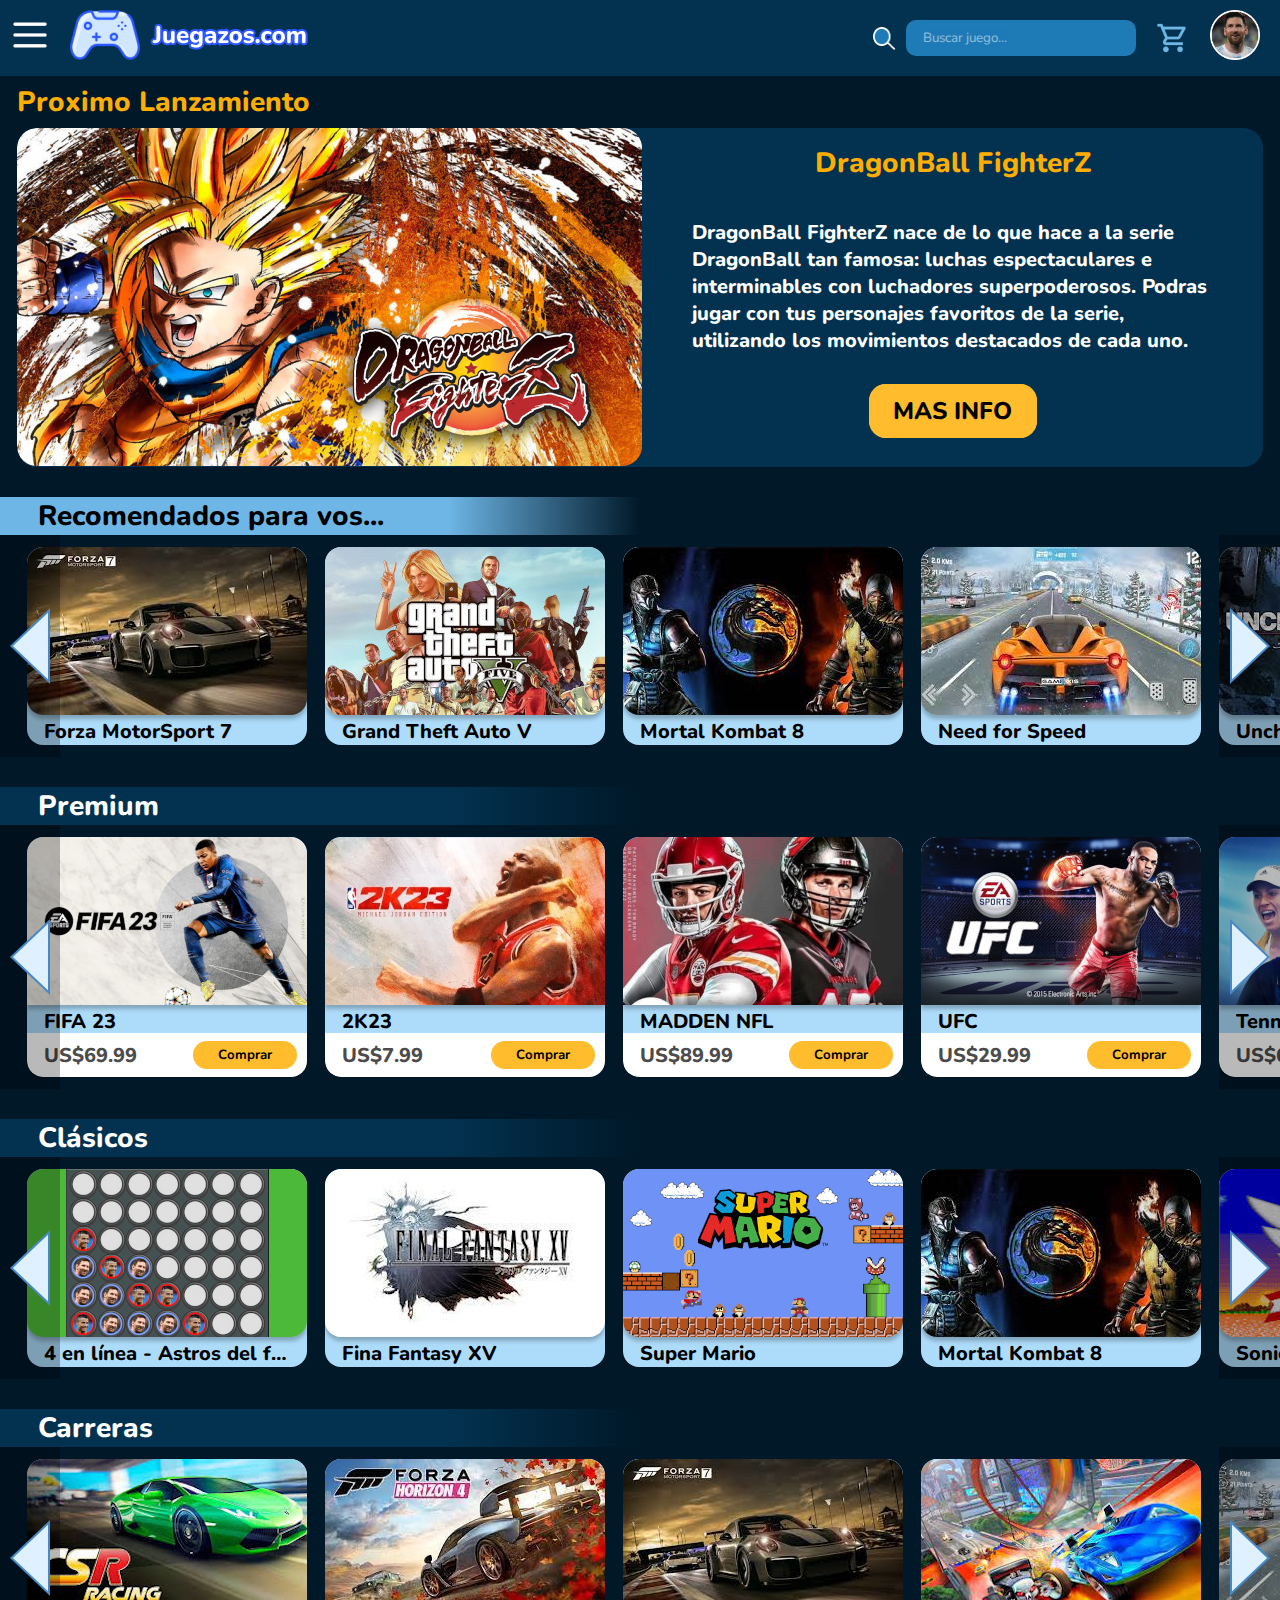
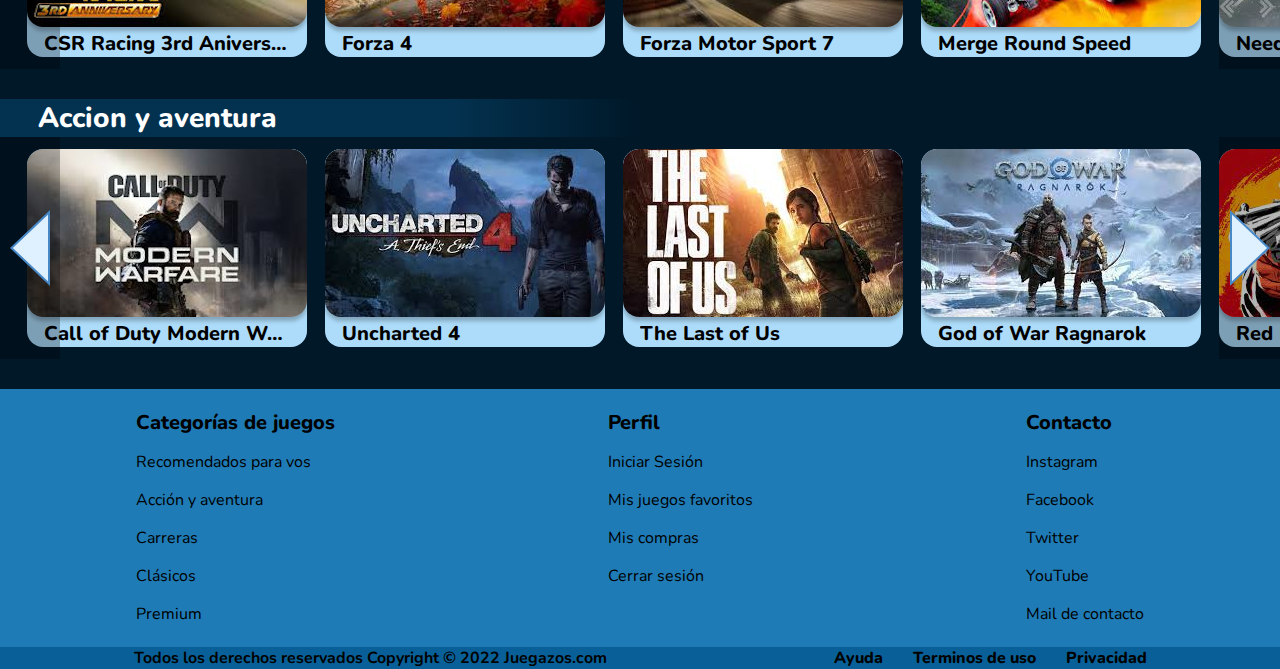
<file: index.html>
<!DOCTYPE html>
<html lang="en">

<head>
    <meta charset="UTF-8">
    <meta http-equiv="X-UA-Compatible" content="IE=edge">
    <meta name="viewport" content="width=device-width, initial-scale=1.0">
    <link rel="stylesheet" href="css/style.css">
    <title>Juegazos</title>
</head>

<body>
    <div class="loadingScreen">
        <div class="loading">
            <img class="rotate" src="images/icons/icons8-loading-67.png">
            <div id="myProgress">
                <div id="myBar" class="normalBoldText">0%</div>
            </div>
        </div>
    </div>
    <header class="ultrablur">
        <div class="divHeader1">
            <div class="menuHamburguesa">
                <img class="mainmenubtn" src="images/icons/menuHamburguesa.png" alt="Menu Hamburguesa">
                <div class="menuHamburguesa-child hide">
                    <a href="#recomendados">Recomendados</a>
                    <a href="#premium">Premium</a>
                    <a href="#carreras">Carreras</a>
                    <a href="#clasicos">Clasicos</a>
                    <a href="#accion">Accion y aventura</a>
                    <a href="">2 jugadores</a>
                </div>
            </div>
            <a href="index.html"><img src="images/icons/logo.png" alt="logo de Juegazos" class="logo"></a>
        </div>
        <div class="divHeader2">
            <div class="buscador">
                <img src="images/icons/lupa.png" alt="lupa">
                <form action="GET"><input type="text" placeholder="Buscar juego..."></form>
            </div>
            <img src="images/icons/carrito.png" alt="Carrito de compras">
            <div class="menuPerfil">
                <img class="imagenPerfil" src="images/icons/imagenperfil.png" alt="Imagen perfil">
                <div class="menuPerfil-child hide">
                    <a>Ver Perfil</a>
                    <a>Mis favoritos</a>
                    <a>Mis compras</a>
                    <a>Cerrar Sesion</a>
                    <img class="imageRedes" src="images/icons/redesSociales.png" alt="">
                </div>
            </div>
        </div>
    </header>
    <div class="divBody ultrablur">
        <section class="lanzamiento">
            <h1>Proximo Lanzamiento</h1>
            <div>
                <img src="images/DragonBall/DBinicio.png" alt="Dragon Ball portada de juego">
                <div class="contenidoLanzamiento">
                    <h1>DragonBall FighterZ</h1>
                    <h3>DragonBall FighterZ nace de lo que hace a la serie DragonBall tan famosa:
                        luchas espectaculares e interminables con luchadores superpoderosos.
                        Podras jugar con tus personajes favoritos de la serie,
                        utilizando los movimientos destacados de cada uno. </h3>
                    <a href="dragonball.html"><button class="btn-masinfo button"><h2>MAS INFO</h2></button></a>
                </div>
            </div>
        </section>

        <section class="category recomendados" id="recomendados">
            <h1>Recomendados para vos...</h1>
            <div class="slider-wrapper">
                <div class="slide-arrow slide-arrow-prev">
                    <img src="images/left-arrow.png">
                </div>
                <div class="slide-arrow slide-arrow-next">
                    <img src="images/right-arrow.png">
                </div>
                <ul class="slides-container">
                    <li class="gameCard">
                        <img src="images/recomendados/forza7.jpg">
                        <h3>Forza MotorSport 7</h3>
                    </li>
                    <li class="gameCard">
                        <img src="images/recomendados/gta5.jpg">
                        <h3>Grand Theft Auto V</h3>
                    </li>
                    <li class="gameCard">
                        <img src="images/recomendados/mortalKombat8.jpg">
                        <h3>Mortal Kombat 8</h3>
                    </li>
                    <li class="gameCard">
                        <img src="images/recomendados/needForSpeed.jpg">
                        <h3>Need for Speed</h3>
                    </li>
                    <li class="gameCard">
                        <img src="images/recomendados/uncharted4.jpg">
                        <h3>Uncharted 4</h3>
                    </li>
                    <li class="gameCard">
                        <img src="images/recomendados/redDead2.jpg">
                        <h3>Red Dead Redemption 2</h3>
                    </li>
                    <li class="gameCard">
                        <img src="images/recomendados/sonicClassic.jpg">
                        <h3>Sonic Classic</h3>
                    </li>
                    <li class="gameCard">
                        <img src="images/recomendados/superMario.png">
                        <h3>Super Mario</h3>
                    </li>
                </ul>
            </div>
        </section>
        <section class="category" id="premium">
            <h1>Premium</h1>
            <div class="slider-wrapper">
                <div class="slide-arrow slide-arrow-prev">
                    <img src="images/left-arrow.png">
                </div>
                <div class="slide-arrow slide-arrow-next">
                    <img src="images/right-arrow.png">
                </div>
                <ul class="slides-container">
                    <li class="payGameCard">
                        <div class="gameCard">
                            <img src="images/premium/fifa23.jpeg">
                            <h3>FIFA 23</h3>
                        </div>
                        <div class="payInfo">
                            <h3 class="price">US$69.99</h3>
                            <button class="button buyButton smallBoldText">Comprar</button>
                        </div>
                    </li>
                    <li class="payGameCard">
                        <div class="gameCard">
                            <img src="images/premium/2k23.webp">
                            <h3>2K23</h3>
                        </div>
                        <div class="payInfo">
                            <h3 class="price">US$7.99</h3>
                            <button class="button buyButton smallBoldText">Comprar</button>
                        </div>
                    </li>
                    <li class="payGameCard">
                        <div class="gameCard">
                            <img src="images/premium/madenNFL.jpeg">
                            <h3>MADDEN NFL</h3>
                        </div>
                        <div class="payInfo">
                            <h3 class="price">US$89.99</h3>
                            <button class="button buyButton smallBoldText">Comprar</button>
                        </div>
                    </li>
                    <li class="payGameCard">
                        <div class="gameCard">
                            <img src="images/premium/ufc.jpg">
                            <h3>UFC</h3>
                        </div>
                        <div class="payInfo">
                            <h3 class="price">US$29.99</h3>
                            <button class="button buyButton smallBoldText">Comprar</button>
                        </div>
                    </li>
                    <li class="payGameCard">
                        <div class="gameCard">
                            <img src="images/premium/tennis.jpg">
                            <h3>Tennis Wordl Tour</h3>
                        </div>
                        <div class="payInfo">
                            <h3 class="price">US$64.99</h3>
                            <button class="button buyButton smallBoldText">Comprar</button>
                        </div>
                    </li>
                    <li class="payGameCard">
                        <div class="gameCard">
                            <img src="images/premium/tonyHawk.jpg">
                            <h3>Tony Hawk's Pro Skater</h3>
                        </div>
                        <div class="payInfo">
                            <h3 class="price">US$9.99</h3>
                            <button class="button buyButton smallBoldText">Comprar</button>
                        </div>
                    </li>
                    <li class="payGameCard">
                        <div class="gameCard">
                            <img src="images/premium/ridersRepublic.jpeg">
                            <h3>Riders Republic</h3>
                        </div>
                        <div class="payInfo">
                            <h3 class="price">US$69.99</h3>
                            <button class="button buyButton smallBoldText">Comprar</button>
                        </div>
                    </li>
                </ul>
            </div>
        </section>
        <section class="category" id="clasicos">
            <h1>Clásicos</h1>
            <div class="slider-wrapper">
                <div class="slide-arrow slide-arrow-prev">
                    <img src="images/left-arrow.png">
                </div>
                <div class="slide-arrow slide-arrow-next">
                    <img src="images/right-arrow.png">
                </div>
                <ul class="slides-container">
                    <a href="4enlinea.html">
                        <li class="gameCard">
                            <img src="images/clasicos/miniatura4linea.png">
                            <h3>4 en línea - Astros del futbol</h3>
                        </li>
                    </a>
                    <li class="gameCard">
                        <img src="images/clasicos/finalFantasyXV.jpg">
                        <h3>Fina Fantasy XV</h3>
                    </li>
                    <li class="gameCard">
                        <img src="images/clasicos/superMario.png">
                        <h3>Super Mario</h3>
                    </li>
                    <li class="gameCard">
                        <img src="images/clasicos/mortalKombat8.jpg">
                        <h3>Mortal Kombat 8</h3>
                    </li>
                    <li class="gameCard">
                        <img src="images/clasicos/sonicClassic.jpg">
                        <h3>Sonic Classic</h3>
                    </li>
                    <li class="gameCard">
                        <img src="images/clasicos/pacMan.jpg">
                        <h3>Pac-Man</h3>
                    </li>
                    <li class="gameCard">
                        <img src="images/clasicos/streetFighter2.jpg">
                        <h3>Street Fighter II</h3>
                    </li>
                    <li class="gameCard">
                        <img src="images/clasicos/superMarioB.png">
                        <h3>Super Mario Bros.</h3>
                    </li>
                </ul>
            </div>
        </section>
        <section class="category" id="carreras">
            <h1>Carreras</h1>
            <div class="slider-wrapper">
                <div class="slide-arrow slide-arrow-prev">
                    <img src="images/left-arrow.png">
                </div>
                <div class="slide-arrow slide-arrow-next">
                    <img src="images/right-arrow.png">
                </div>
                <ul class="slides-container">
                    <li class="gameCard">
                        <img src="images/carreras/csrRacing.jpg">
                        <h3>CSR Racing 3rd Aniversary</h3>
                    </li>
                    <li class="gameCard">
                        <img src="images/carreras/forza4.jpg">
                        <h3>Forza 4</h3>
                    </li>
                    <li class="gameCard">
                        <img src="images/carreras/forza7.jpg">
                        <h3>Forza Motor Sport 7</h3>
                    </li>
                    <li class="gameCard">
                        <img src="images/carreras/mergeRoundSpeed.jpg">
                        <h3>Merge Round Speed</h3>
                    </li>
                    <li class="gameCard">
                        <img src="images/carreras/needForSpeed.jpg">
                        <h3>Need For Speed</h3>
                    </li>
                    <li class="gameCard">
                        <img src="images/carreras/redLine.jpg">
                        <h3>Redline Rush</h3>
                    </li>
                    <li class="gameCard">
                        <img src="images/carreras/topSpeed.jpg">
                        <h3>Top Speed</h3>
                    </li>
                </ul>
            </div>
        </section>
        <section class="category" id="accion">
            <h1>Accion y aventura</h1>
            <div class="slider-wrapper">
                <div class="slide-arrow slide-arrow-prev">
                    <img src="images/left-arrow.png">
                </div>
                <div class="slide-arrow slide-arrow-next">
                    <img src="images/right-arrow.png">
                </div>
                <ul class="slides-container">
                    <li class="gameCard">
                        <img src="images/accion y aventura/codModern.jpg">
                        <h3>Call of Duty Modern Warfare</h3>
                    </li>
                    <li class="gameCard">
                        <img src="images/accion y aventura/uncharted4.jpg">
                        <h3>Uncharted 4</h3>
                    </li>
                    <li class="gameCard">
                        <img src="images/accion y aventura/theLastOfUs.jpg">
                        <h3>The Last of Us</h3>
                    </li>
                    <li class="gameCard">
                        <img src="images/accion y aventura/godOfWar.jpg">
                        <h3>God of War Ragnarok</h3>
                    </li>
                    <li class="gameCard">
                        <img src="images/accion y aventura/redDead2.jpg">
                        <h3>Red Dead Redemption II</h3>
                    </li>
                    <li class="gameCard">
                        <img src="images/accion y aventura/gta5.jpg">
                        <h3>Gran Theft Auto V</h3>
                    </li>
                    <li class="gameCard">
                        <img src="images/clasicos/superMario.png">
                        <h3>Super Mario</h3>
                    </li>
                </ul>
            </div>
        </section>

        <footer>
            <div class="div-footer1">
                <section class="colum">
                    <h3>Categorías de juegos</h3>
                    <ul>
                        <li><a href="index.html#recomendados">Recomendados para vos</a></li>
                        <li><a href="index.html#accion">Acción y aventura</a></li>
                        <li><a href="index.html#carreras">Carreras</a></li>
                        <li><a href="index.html#clasicos">Clásicos</a></li>
                        <li><a href="index.html#premium">Premium</a></li>
                    </ul>
                </section>
                <section class="colum">
                    <h3>Perfil</h3>
                    <ul>
                        <li><a>Iniciar Sesión</a></li>
                        <li><a>Mis juegos favoritos</a></li>
                        <li><a>Mis compras</a></li>
                        <li><a>Cerrar sesión</a></li>
                    </ul>
                </section>
                <section class="colum">
                    <h3>Contacto</h3>
                    <ul>
                        <li><a>Instagram</a></li>
                        <li><a>Facebook</a></li>
                        <li><a>Twitter</a></li>
                        <li><a>YouTube</a></li>
                        <li><a>Mail de contacto</a></li>
                    </ul>
                </section>
            </div>
            <section class="div-footer2">
                <p class="item1">Todos los derechos reservados Copyright © 2022 Juegazos.com</p>
                <ul class="item2">
                    <li><a class="normalBoldText">Ayuda</a></li>
                    <li><a class="normalBoldText">Terminos de uso</a></li>
                    <li><a class="normalBoldText">Privacidad</a></li>
                </ul>
            </section>
        </footer>
        <script type="text/javascript" src="js/carrousel.js"></script>
        <script type="text/javascript" src="js/burguerMenu.js"></script>
        <script type="text/javascript" src="js/menuPerfil.js"></script>
        <script type="text/javascript" src="js/loading.js"></script>
    </div>
</body>

</html>
</file>
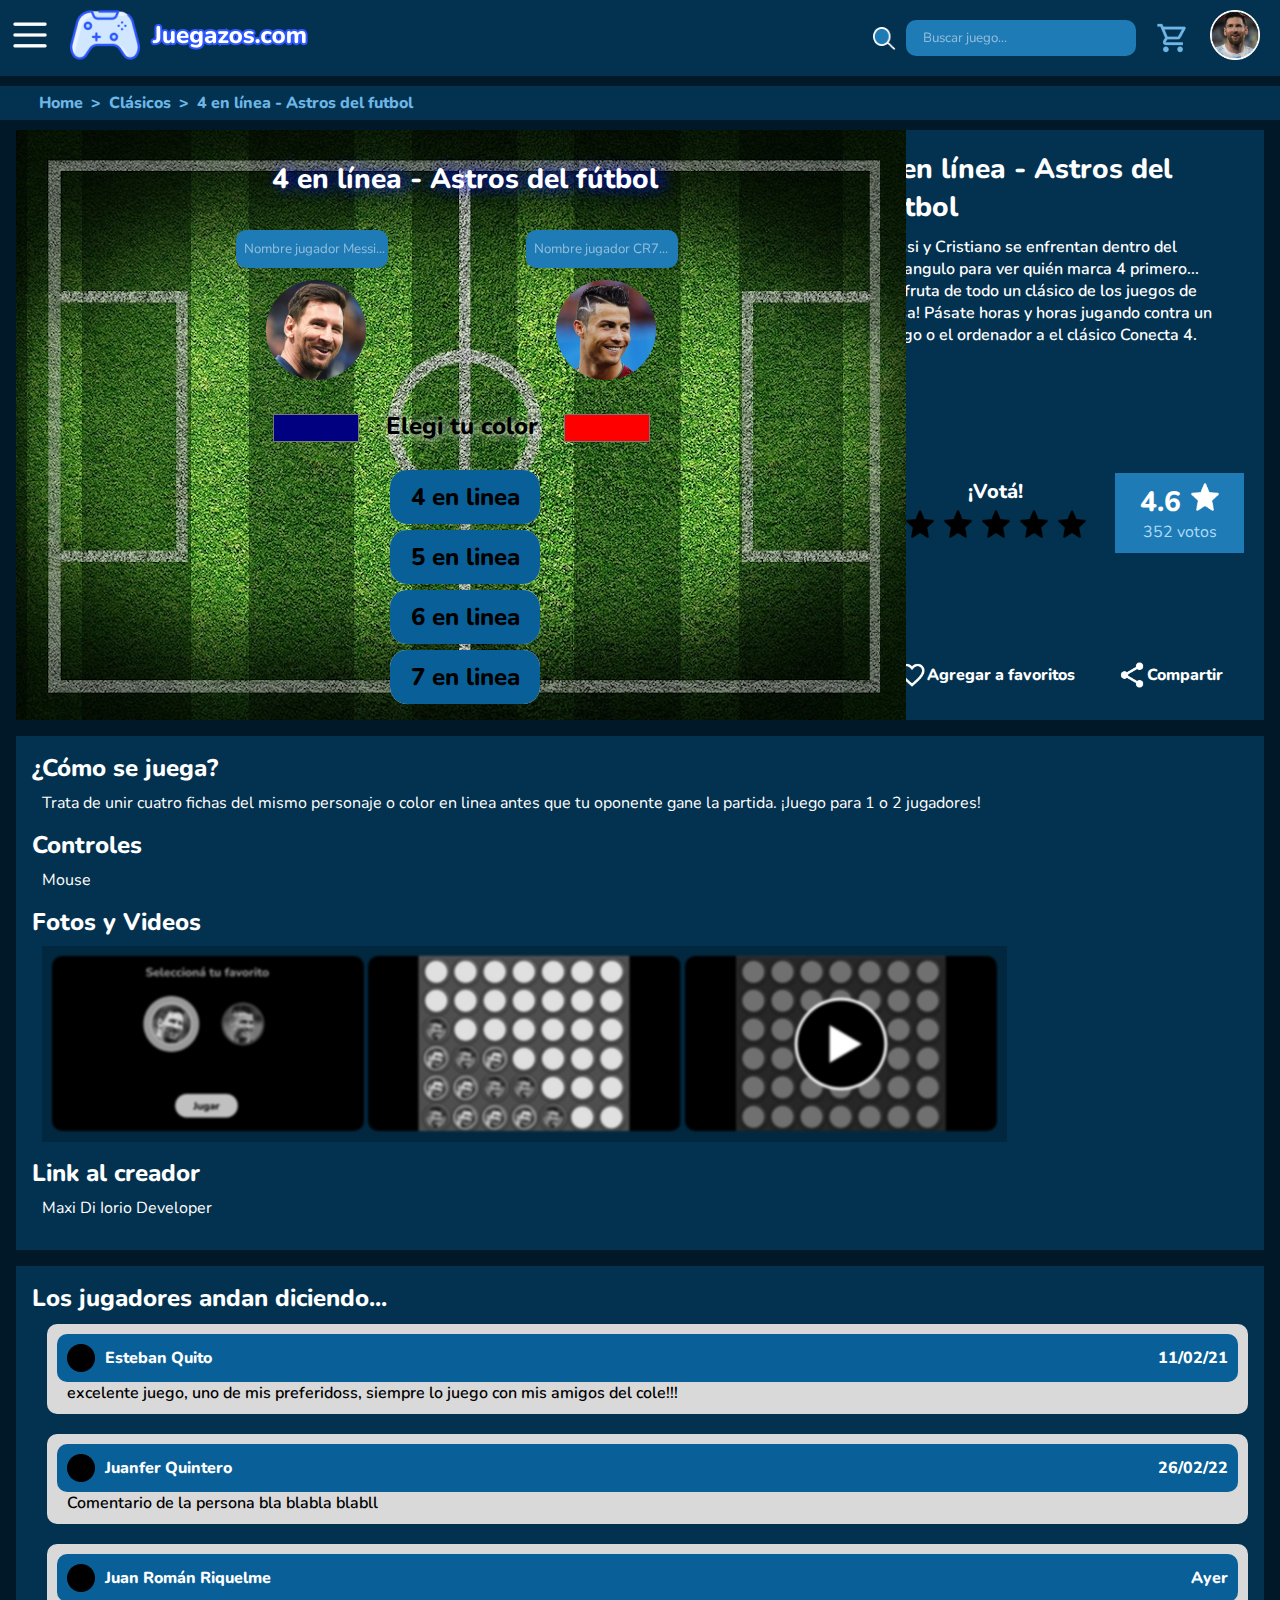
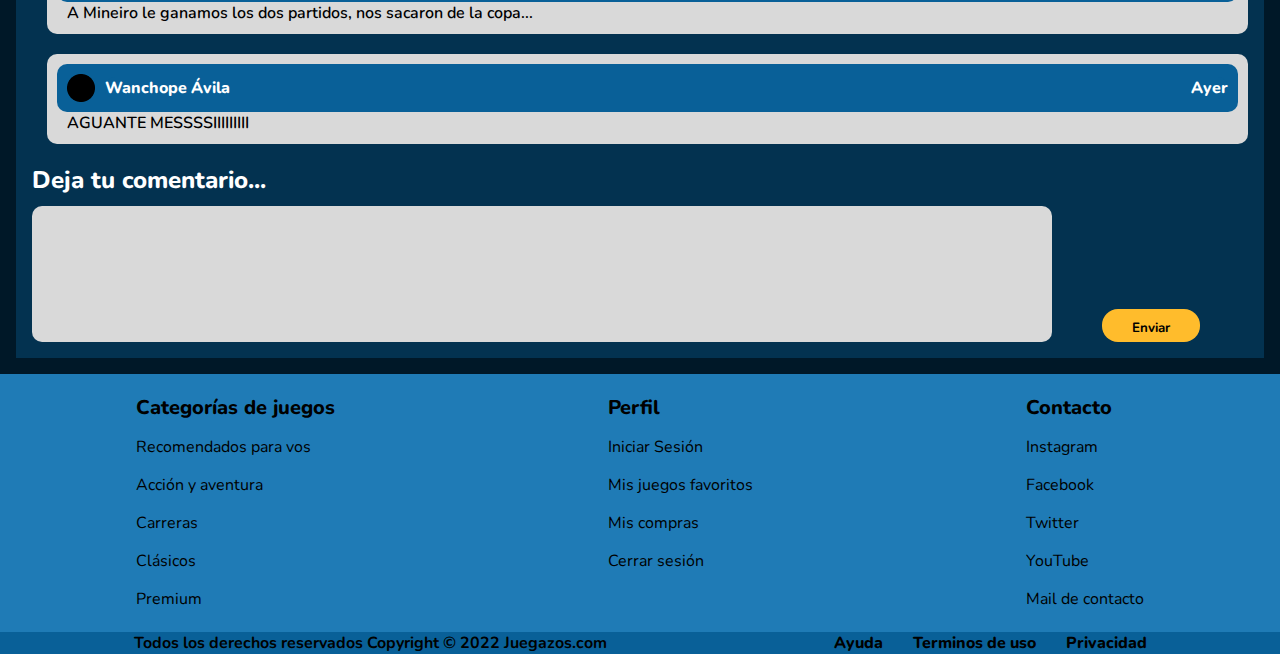
<file: 4enlinea.html>
<!DOCTYPE html>
<html lang="en">

<head>
    <meta charset="UTF-8">
    <meta http-equiv="X-UA-Compatible" content="IE=edge">
    <meta name="viewport" content="width=device-width, initial-scale=1.0">
    <link rel="stylesheet" href="css/style.css">
    <link rel="stylesheet" href="css/gameStyle.css">
    <title>4 en linea - Astros del futbol</title>
</head>

<body class="backgoundColorPrimary">
    <header>
        <div class="divHeader1">
            <div class="menuHamburguesa">
                <img class="mainmenubtn" src="images/icons/menuHamburguesa.png" alt="Menu Hamburguesa">
                <div class="menuHamburguesa-child hide">
                    <a href="index.html#recomendados">Recomendados</a>
                    <a href="index.html#premium">Premium</a>
                    <a href="index.html#carreras">Carreras</a>
                    <a href="index.html#clasicos">Clasicos</a>
                    <a href="index.html#accion">Accion y aventura</a>
                    <a href="">2 jugadores</a>
                </div>
            </div>
            <a href="index.html"><img src="images/icons/logo.png" alt="logo de Juegazos" class="logo"></a>
        </div>
        <div class="divHeader2">
            <div class="buscador">
                <img src="images/icons/lupa.png" alt="lupa">
                <form action="GET"><input type="text" placeholder="Buscar juego..."></form>
            </div>
            <img src="images/icons/carrito.png" alt="Carrito de compras">
            <div class="menuPerfil">
                <img class="imagenPerfil" src="images/icons/imagenperfil.png" alt="Imagen perfil">
                <div class="menuPerfil-child hide">
                    <a>Ver Perfil</a>
                    <a>Mis favoritos</a>
                    <a>Mis compras</a>
                    <a>Cerrar Sesion</a>
                    <img class="imageRedes" src="images/icons/redesSociales.png" alt="">
                </div>
            </div>
        </div>
    </header>
    <div class="breadcrum smallBoldText">
        <a class="smallBoldText" href="index.html">Home</a>&nbsp&nbsp>&nbsp&nbspClásicos&nbsp&nbsp>&nbsp&nbsp4 en línea
        - Astros del futbol
    </div>
    <article>
        <section class="section-box">
            <div class="canvas-container">
                <canvas id="gameCanvas" width="890" height="590"></canvas>
                <!-- <button id="buttonReiniciar" ><h2>REINICIAR</h2></button>
                <button id="buttonMenuPrincipal"><h2>Menu Principal</h2></button> -->
                <h1 id="titulo">4 en línea - Astros del fútbol</h1>
                <input id="inputNombreJugador1" type="text" placeholder="Nombre jugador Messi...">
                <input id="inputNombreJugador2" type="text" placeholder="Nombre jugador CR7...">
                <img id="messi" src="images/4enLinea/fichaMessi.png" alt="" id="ficha">
                <img id="ronaldo" src="images/4enLinea/fichaRonaldo.png" alt="" id="ficha">
                <h2 id="elegirColor">Elegi tu color</h2>
                <input id="colorMessi" type="color" value="#000080">
                <input id="colorRonaldo" type="color" value="#ff0000">
                <button id="button4">
                    <h2>4 en linea</h2>
                </button>
                <button id="button5">
                    <h2>5 en linea</h2>
                </button>
                <button id="button6">
                    <h2>6 en linea</h2>
                </button>
                <button id="button7">
                    <h2>7 en linea</h2>
                </button>
                <h2 id="timer"></h2>
                <div id="divFin" class="divFinClass hide">
                    <h1 id="ganador1"></h1>
                    <h1 id="ganador2"></h1>
                    <button id="reiniciar">
                        <h2>Reiniciar</h2>
                    </button>
                    <button id="menu">
                        <h2>Menu</h2>
                    </button>
                    <h1 id="terminoTiempoReglamentario">SE TERMINO EL TIEMPO</h1>
                </div>
                <h1 id="turnoJugador1"></h1>
                <h1 id="turnoJugador2"></h1>
            </div>
            <div class="game-description flex-column">
                <div>
                    <h1 class="title">4 en línea - Astros del fútbol</h1>
                    <p class="normalText">Messi y Cristiano se enfrentan dentro del rectangulo para ver quién marca 4
                        primero... ¡Disfruta de todo un clásico de los juegos de mesa! Pásate horas y horas jugando
                        contra un amigo o el ordenador a el clásico Conecta 4.</p>
                </div>
                <div class="raitingSection">
                    <div class="raitingButtons">
                        <h3>¡Votá!</h3>
                        <div>
                            <img src="images/icons/icons8-estrella-96.png">
                            <img src="images/icons/icons8-estrella-96.png">
                            <img src="images/icons/icons8-estrella-96.png">
                            <img src="images/icons/icons8-estrella-96.png">
                            <img src="images/icons/icons8-estrella-96.png">
                        </div>
                    </div>
                    <div class="actualRaiting">
                        <div class="flex">
                            <h1>4.6</h1>
                            <img src="images/icons/icons8-estrella-96white.png">
                        </div>
                        <p>352 votos</p>
                    </div>
                </div>
                <div class="descriptionButtons">
                    <a class="iconButton">
                        <img src="images/icons/icons8-favorite-96.png" alt="icono agregar a favoritos">
                        <p class="normalBoldText">Agregar a favoritos</p>
                    </a>
                    <a class="iconButton">
                        <img src="images/icons/icons8-share-96.png" alt="icono compartir">
                        <p class="normalBoldText">Compartir</p>
                    </a>
                </div>
            </div>
        </section>
        <section class="gameInfo section-box flex-column">
            <section>
                <h2>¿Cómo se juega?</h2>
                <p>Trata de unir cuatro fichas del mismo personaje o color en linea antes que tu oponente gane la
                    partida. ¡Juego para 1 o 2 jugadores!</p>
            </section>
            <section>
                <h2>Controles</h2>
                <p>Mouse</p>
            </section>
            <section>
                <h2>Fotos y Videos</h2>
                <ul class="gameMedia">
                    <li>
                        <img src="images/4enLinea/mini1.png" alt="foto 1 de 4 enlinea">
                        <img src="images/4enLinea/min2.png" alt="foto 1 de 4 enlinea">
                        <img src="images/4enLinea/vidmini.png" alt="video de 4 enlinea">
                    </li>
                </ul>
            </section>
            <section>
                <h2>Link al creador</h2>
                <a>Maxi Di Iorio Developer</a>
            </section>
        </section>
        <section class="seccionComentarios section-box flex-column">
            <h2>Los jugadores andan diciendo...</h2>
            <ul class="listaComentarios">
                <li>
                    <div class="infoComentario">
                        <img src="images/Ellipse 42.png" alt="foto de perfil">
                        <div>
                            <p class="normalBoldText">Esteban Quito</p>
                            <p class="normalBoldText">11/02/21</p>
                        </div>
                    </div>
                    <p class="mensaje normalText">excelente juego, uno de mis preferidoss, siempre lo juego con mis
                        amigos del cole!!!</p>
                </li>
                <li>
                    <div class="infoComentario">
                        <img src="images/Ellipse 42.png" alt="foto de perfil">
                        <div>
                            <p class="normalBoldText">Juanfer Quintero</p>
                            <p class="normalBoldText">26/02/22</p>
                        </div>
                    </div>
                    <p class="mensaje normalText">Comentario de la persona bla blabla blabll </p>
                </li>
                <li>
                    <div class="infoComentario">
                        <img src="images/Ellipse 42.png" alt="foto de perfil">
                        <div>
                            <p class="normalBoldText">Juan Román Riquelme</p>
                            <p class="normalBoldText">Ayer</p>
                        </div>
                    </div>
                    <p class="mensaje normalText">A Mineiro le ganamos los dos partidos, nos sacaron de la copa...</p>
                </li>
                <li>
                    <div class="infoComentario">
                        <img src="images/Ellipse 42.png" alt="foto de perfil">
                        <div>
                            <p class="normalBoldText">Wanchope Ávila</p>
                            <p class="normalBoldText">Ayer</p>
                        </div>
                    </div>
                    <p class="mensaje normalText">AGUANTE MESSSSIIIIIIIII</p>
                </li>
            </ul>
            <div>
                <h2>Deja tu comentario...</h2>
                <div class="formComentario">
                    <textarea class="text"></textarea>
                    <button class="button">Enviar</button>
                </div>
            </div>
        </section>
        </artcile>

        <footer>
            <div class="div-footer1">
                <section class="colum">
                    <h3>Categorías de juegos</h3>
                    <ul>
                        <li><a href="index.html#recomendados">Recomendados para vos</a></li>
                        <li><a href="index.html#accion">Acción y aventura</a></li>
                        <li><a href="index.html#carreras">Carreras</a></li>
                        <li><a href="index.html#clasicos">Clásicos</a></li>
                        <li><a href="index.html#premium">Premium</a></li>
                    </ul>
                </section>
                <section class="colum">
                    <h3>Perfil</h3>
                    <ul>
                        <li><a>Iniciar Sesión</a></li>
                        <li><a>Mis juegos favoritos</a></li>
                        <li><a>Mis compras</a></li>
                        <li><a>Cerrar sesión</a></li>
                    </ul>
                </section>
                <section class="colum">
                    <h3>Contacto</h3>
                    <ul>
                        <li><a>Instagram</a></li>
                        <li><a>Facebook</a></li>
                        <li><a>Twitter</a></li>
                        <li><a>YouTube</a></li>
                        <li><a>Mail de contacto</a></li>
                    </ul>
                </section>
            </div>
            <section class="div-footer2">
                <p class="item1">Todos los derechos reservados Copyright © 2022 Juegazos.com</p>
                <ul class="item2">
                    <li><a class="normalBoldText">Ayuda</a></li>
                    <li><a class="normalBoldText">Terminos de uso</a></li>
                    <li><a class="normalBoldText">Privacidad</a></li>
                </ul>
            </section>
        </footer>
        </div>
        </footer>
        <script type="text/javascript" src="js/burguerMenu.js"></script>
        <script type="text/javascript" src="js/menuPerfil.js"></script>
        <script type="text/javascript" src="js/lib/MatrizLogica.js"></script>
        <script type="text/javascript" src="js/lib/Jugador.js"></script>
        <script type="text/javascript" src="js/lib/Tablero.js"></script>
        <script type="text/javascript" src="js/lib/Ficha.js"></script>
        <script type="text/javascript" src="js/lib/DropPoint.js"></script>
        <script type="text/javascript" src="js/lib/Partida.js"></script>
        <script type="text/javascript" src="js/lib/Juego.js"></script>
        <script type="text/javascript" src="js/4enLinea.js"></script>
</body>

</html>
</file>
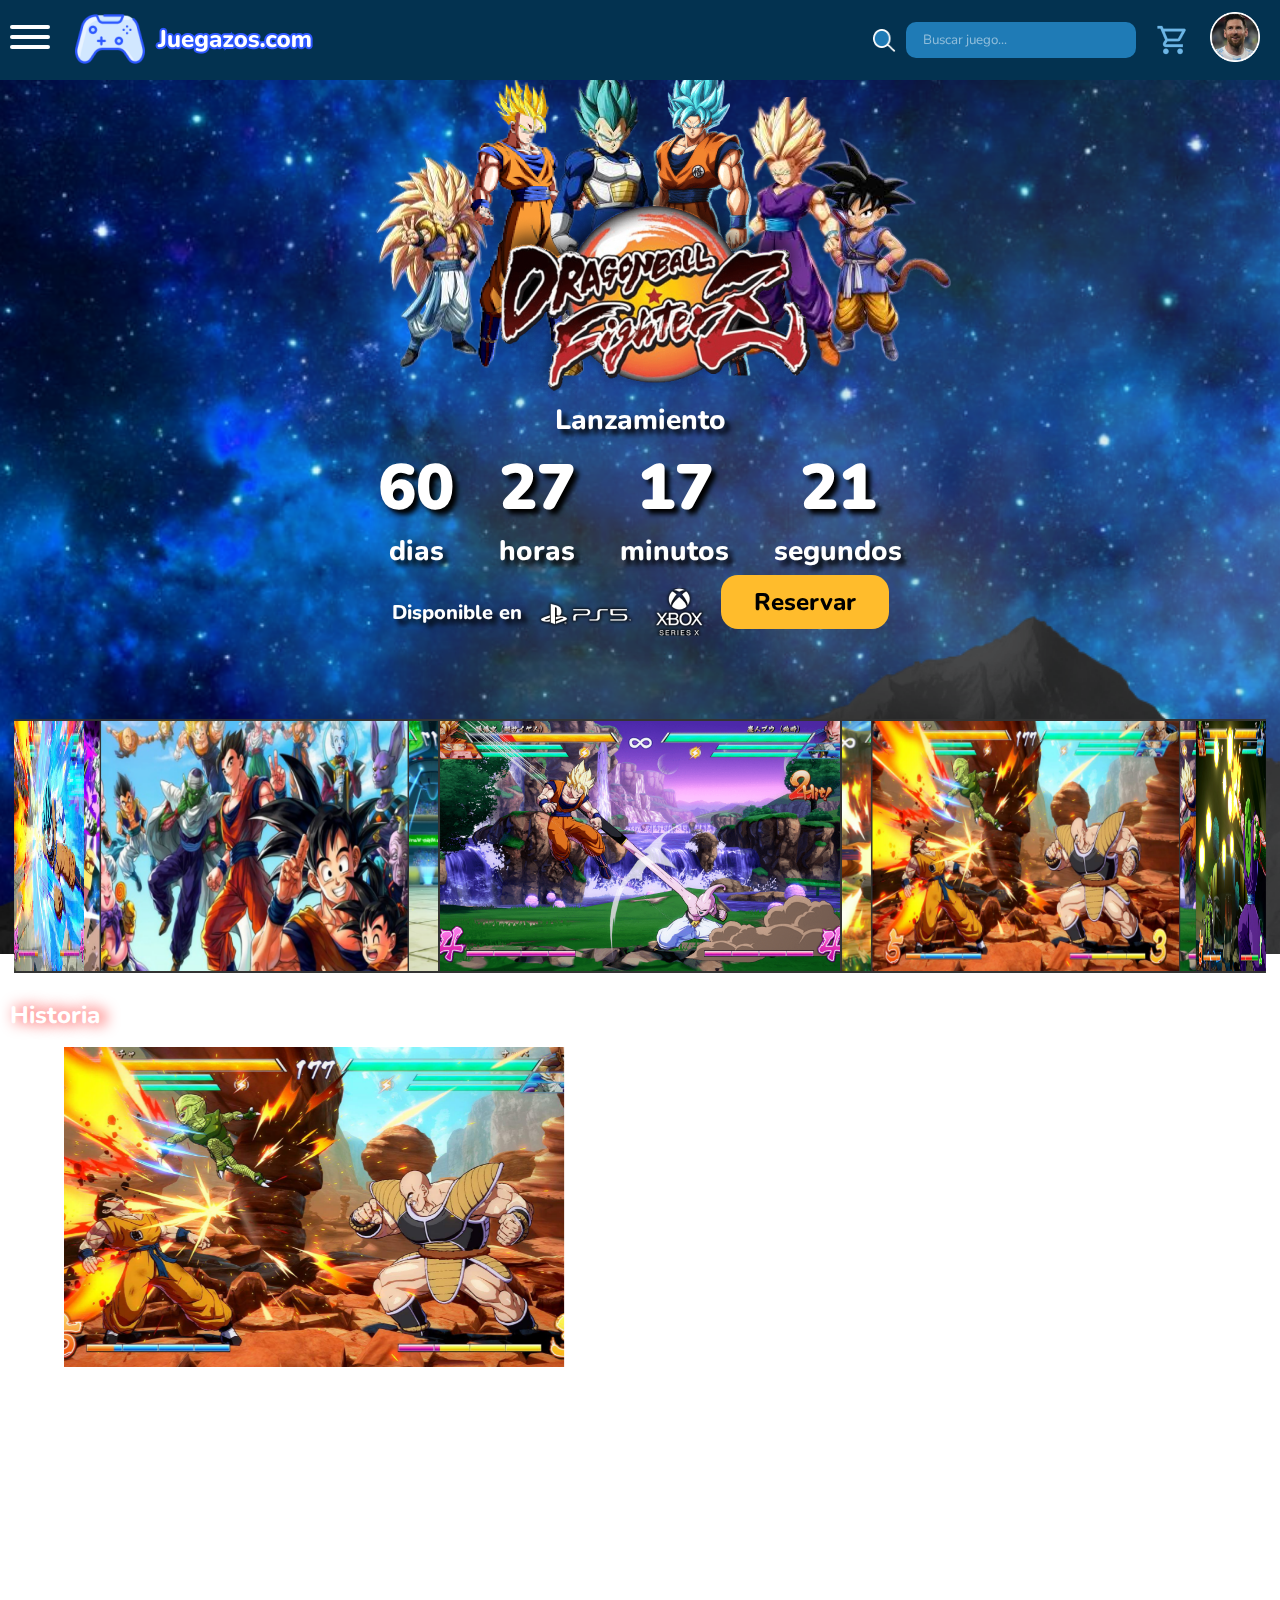
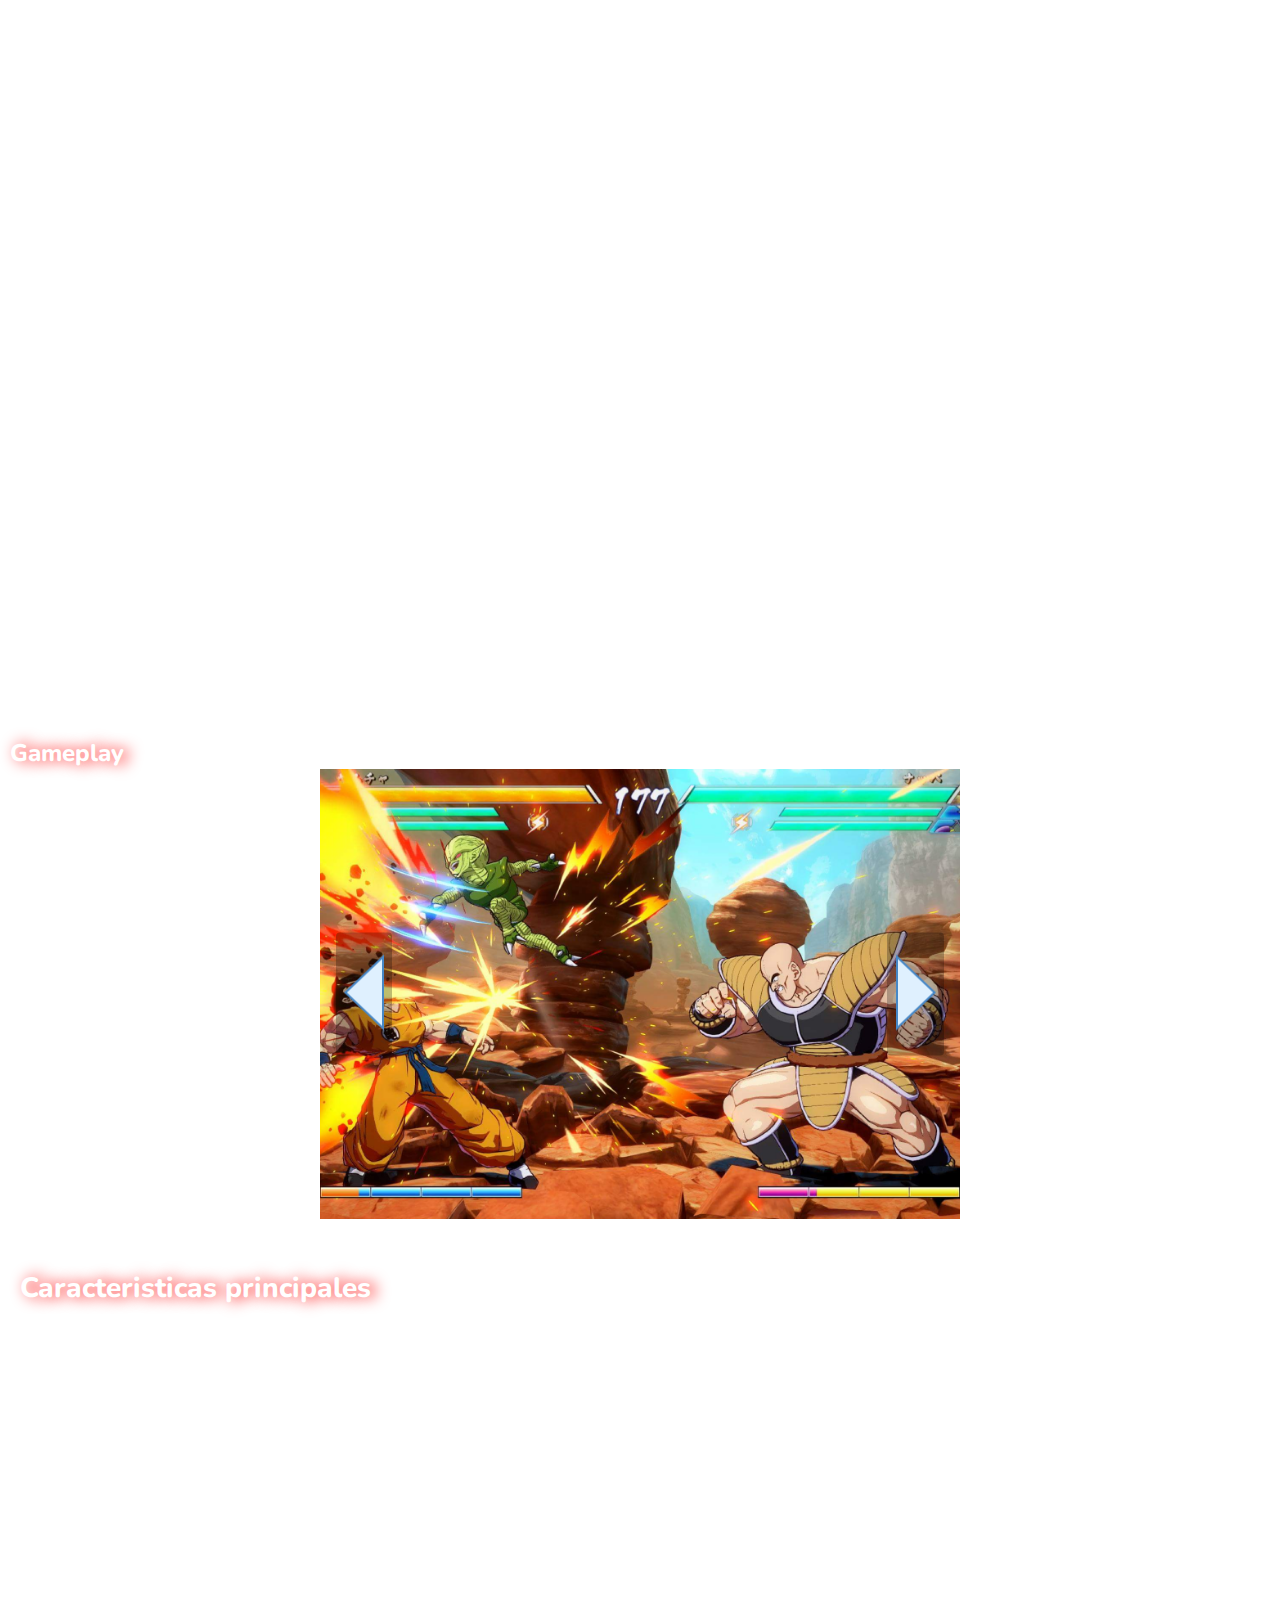
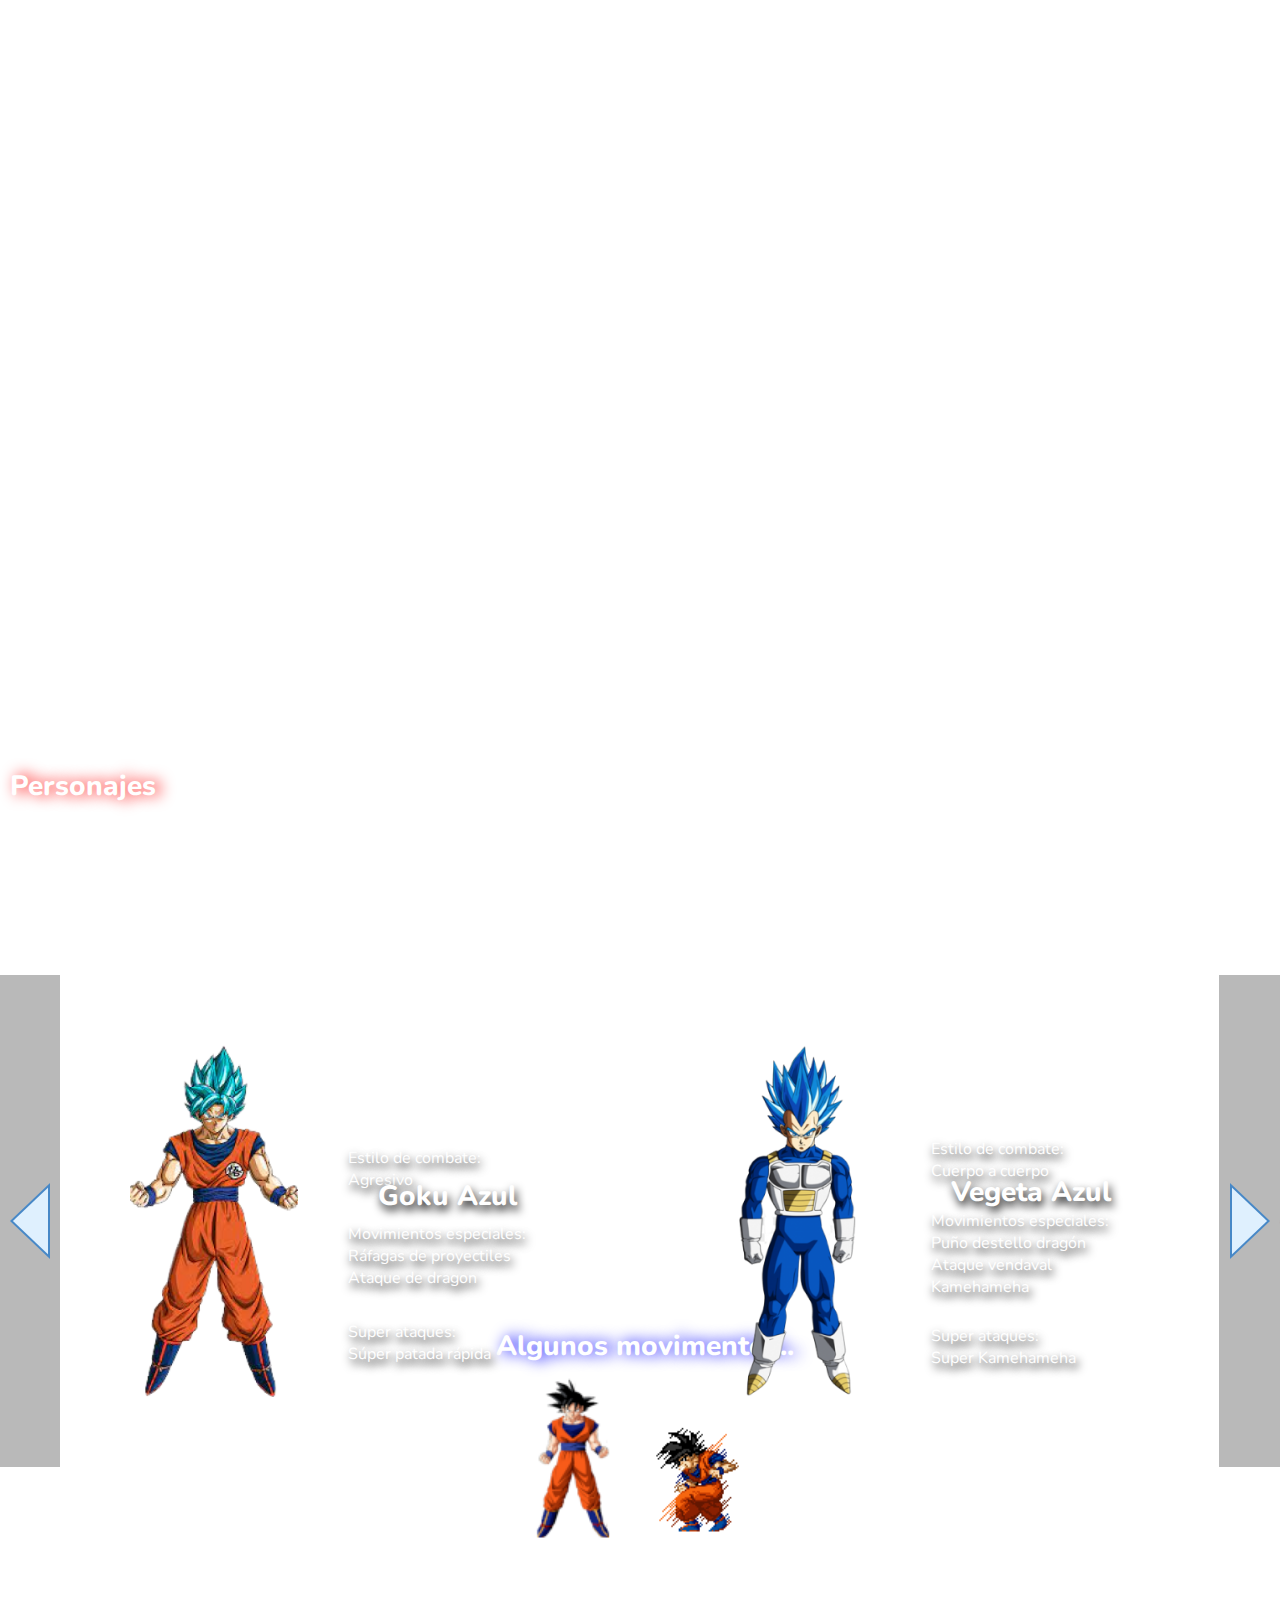
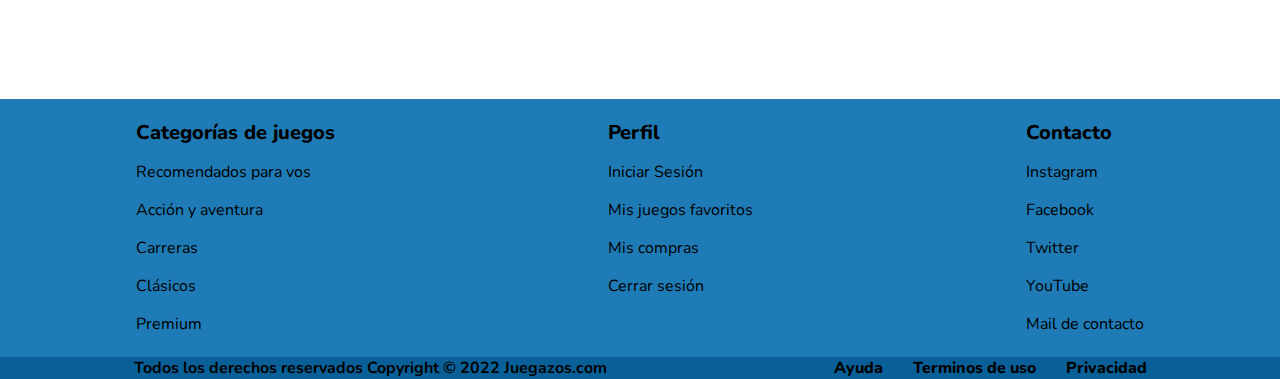
<file: dragonball.html>
<!DOCTYPE html>
<html lang="en">

<head>
    <meta charset="UTF-8">
    <meta http-equiv="X-UA-Compatible" content="IE=edge">
    <meta name="viewport" content="width=device-width, initial-scale=1.0">
    <link rel="stylesheet" href="css/style2.css">
    <title>DragonBall</title>
</head>

<body>
    <header id="header2">
        <div class="divHeader1">
            <div class="hamburger">
                <div class="hamburger-inner">
                    <div id="contenido" class="hide enderezar posicionDiv">
                        <a class="contenido1" href="index.html#recomendados">Recomendados</a>
                        <a class="contenido2" href="index.html#premium">Premium</a>
                        <a class="contenido3" href="index.html#carreras">Carreras</a>
                        <a class="contenido4" href="index.html#clasicos">Clasicos</a>
                        <a class="contenido5" href="index.html#accion">Accion y aventura</a>
                        <a class="contenido6" href="">2 jugadores</a>
                    </div>
                </div>
            </div>
        </div>
        <a href="index.html"><img id="logoC" src="images/icons/logo.png" alt="logo de Juegazos" class="logo"></a>
        <div class="divHeader2">
            <div class="buscador">
                <img src="images/icons/lupa.png" alt="lupa">
                <form action="GET"><input type="text" placeholder="Buscar juego..."></form>
            </div>
            <img src="images/icons/carrito.png" alt="Carrito de compras">
            <div class="menuPerfil">
                <img class="imagenPerfil" src="images/icons/imagenperfil.png" alt="Imagen perfil">
                <div class="menuPerfil-child hide">
                    <a>Ver Perfil</a>
                    <a>Mis favoritos</a>
                    <a>Mis compras</a>
                    <a>Cerrar Sesion</a>
                    <img class="imageRedes" src="images/icons/redesSociales.png" alt="">
                </div>
            </div>
        </div>
    </header>

    <div class="layer layer1"></div>
    <div class="layer layer3"></div>
    <div class="layer layer2"></div>
    <div class="nebulosaFondo">
        <img class="logoJuego" src="images/DragonBall/logoPersonajes.png" alt="Logo del juego">
        <h1 class="disolveEffect">Lanzamiento</h1>
        <div class="temporizador">
            <div class="itemsTemporizador">
                <p>60</p>
                <h1>dias</h1>
            </div>
            <div class="itemsTemporizador">
                <p>27</p>
                <h1>horas</h1>
            </div>
            <div class="itemsTemporizador">
                <p>17</p>
                <h1>minutos</h1>
            </div>
            <div class="itemsTemporizador">
                <p>21</p>
                <h1>segundos</h1>
            </div>
        </div>
        <div class="disponible">
            <h3>Disponible en </h3>
            <img src="images/DragonBall/ps5.png" alt="">
            <button class="btnReservar">
                <h2>Reservar</h2>
            </button>
        </div>
    </div>

    <div class="imagenFondo">
        <section class="gallery-rotate">
            <div class="items"><img src="images/DragonBall/galeria (1).png" alt=""></div>
            <div class="items"><img src="images/DragonBall/galeria (2).png" alt=""></div>
            <div class="items"><img src="images/DragonBall/galeria (3).png" alt=""></div>
            <div class="items"><img src="images/DragonBall/galeria (4).png" alt=""></div>
            <div class="items"><img src="images/DragonBall/galeria (5).png" alt=""></div>
            <div class="items"><img src="images/DragonBall/Caracteristica2.png" alt=""></div>
            <div class="items"><img src="images/DragonBall/galeria (7).png" alt=""></div>
            <div class="items"><img src="images/DragonBall/Caracteristica3.png" alt=""></div>
            <div class="items"><img src="images/DragonBall/galeria (9).png" alt=""></div>
        </section>

        
        <h2 class="sliderTitle textShadowRed" id="historia">Historia</h2>
            <br><br><br>
        <section class="history-section">
            <div class="left-section">
                <article id="history-card-1" class="history-card-content showContent">
                    <div class="history-card-image">
                        <img id="history-img-1" class="img-history slide-in" src="images/DragonBall/galeria (1).png"
                            alt="knight image" width="60%">
                    </div>
                </article>
                <article id="history-card-2" class="history-card-content">
                    <div class="history-card-image">
                        <img class="img-history slide-in" src="images/DragonBall/galeria (2).png" alt="knight image"
                            width="60%">
                    </div>
                </article>
                <article id="history-card-3" class="history-card-content">
                    <div class="history-card-image">
                        <img id="history-img-3" class="img-history slide-in" src="images/DragonBall/galeria (3).png"
                            alt="knight image" width="60%">
                    </div>
                </article>
            </div>
            <div class="right-section">
                <div id="history-text-1" class="history-text-content">
                    <p id="history-paragraph-1" class="slide-in showContent">Dragon Ball FighterZ es un videojuego de lucha en 2D desarrollado por Arc System
                        Works y distribuido por Bandai Namco
                        Entertainment, basado en la franquicia Dragon Ball. Su lanzamiento a nivel internacional se
                        producira el
                        25 de diciembre
                        de 2022, mientras que en Japón va a ser lanzado el 1 de diciembre del mismo año, para las
                        plataformas
                        PlayStation 4, Xbox
                        One y Microsoft Windows.
                        </p>
                </div>
                <div id="history-text-2" class="history-text-content">
                    <p class="slide-in">Dragon Ball FighterZ resultó un éxito en preventas, logrando vender 2 millones de copias en todas las
                        plataformas, tan solo
                        una semana después de su prelanzamiento.
                        </p>
                </div>
                <div id="history-text-3" class="history-text-content">
                    <p id="history-paragraph-3" class="slide-in">El creador de Dragon Ball Z esta muy contento al respecto con el juego, ya que él es muy fanatico del
                        Mortal Kombat y
                        tiene cierta similitud con este mismo.</p>
                </div>
            </div>
        </section>

        <h2 class="sliderTitle textShadowRed" id="gameplay">Gameplay</h2>
            <section>
                <div class="carrousel" data-carrousel>
                    <button class="carrousel-button prev" data-carrousel-button="prev"><img src="images/left-arrow.png" alt=""></button>
                    <button class="carrousel-button next" data-carrousel-button="next"><img src="images/right-arrow.png" alt=""></button>
                    <ul data-slides>
                        <li class="slide" data-active>
                            <img src="images/DragonBall/galeria (1).png" alt="gameplay image 1">
                        </li>
                        <li class="slide">
                            <img src="images/DragonBall/galeria (2).png" alt="gameplay image 2">
                        </li>
                        <li class="slide">
                            <img src="images/DragonBall/galeria (3).png" alt="gameplay image 3">
                        </li>
                        <li class="slide">
                            <img src="images/DragonBall/galeria (4).png" alt="gameplay image 4">
                        </li>
                    </ul>
                </div>
            </section>

        <section id="feature" class="features textShadow">
            <h1>Caracteristicas principales</h1>
            <div class="divCaracteristicas">
                <section class="feature">
                    <img class="imageFeature" src="images/DragonBall/Caracteristica1.png" alt="">
                    <div class="divContenido textFeature2">
                        <h1>Combates 3 vs 3</h1>
                        <h3>Crea tu equipo soñado y domina combinaciones en equipo para derrotar a tu oponente.
                            El equipo ganador sera el ultimo que quede en pie!</h3>
                    </div>
                </section>
                <section class="feature2">
                    <div class="divContenido textFeature">
                        <h1>Graficos de alta calidad</h1>
                        <h3>Con el poder del motor Unreal y el talentoso equipo de Arc System Works,
                            DRAGON BALL FighterZ es toda una hazaña visual.</h3>
                    </div>
                    <img class="imageFeature3" src="images/DragonBall/Caracteristica2.png" alt="">

                </section>
                <section class="feature">
                    <img class="imageFeature2" src="images/DragonBall/Caracteristica3.png" alt="">
                    <div class="divContenido textFeature3">
                        <h1>Modo historia</h1>
                        <h3>Descubri la aventura derrotando a los distintos enemigos de Goku,
                            incluyendo un nuevo villano en la saga.</h3>
                    </div>
                </section>
            </div>
        </section>



        <section class="personajes textShadow personajesCarrousel">
            <h1 class="tituloPersonajes">Personajes</h1>
            <div class="slider-wrapper-personajes">
                <div class="slide-arrow slide-arrow-prev">
                    <img src="images/left-arrow.png">
                </div>
                <div class="slide-arrow slide-arrow-next">
                    <img src="images/right-arrow.png">
                </div>
                <ul class="slides-container-personajes">
                    <li class="personaje goku">
                        <img src="images/DragonBall/GokuAzul.png" alt="Goku azul">
                        <div class="contenidoPersonaje">
                            <h1 class="tituloGoku">Goku Azul</h1>
                            <ul>
                                <li>Estilo de combate:</li>
                                <li>Agresivo</li>
                            </ul>
                            <ul>
                                <li>Movimientos especiales:</li>
                                <li>Ráfagas de proyectiles</li>
                                <li>Ataque de dragon</li>
                            </ul>
                            <ul>
                                <li>Super ataques:</li>
                                <li>Súper patada rápida</li>
                            </ul>
                        </div>
                    </li>
                    <li class="personaje vegeta">
                        <img src="images/DragonBall/Vegeta.png" alt="Vegeta azul">
                        <div class="contenidoPersonaje">
                            <h1 class="tituloVegeta">Vegeta Azul</h1>
                            <ul>
                                <li>Estilo de combate:</li>
                                <li>Cuerpo a cuerpo</li>
                            </ul>
                            <ul>
                                <li>Movimientos especiales:</li>
                                <li>Puño destello dragón</li>
                                <li>Ataque vendaval</li>
                                <li>Kamehameha</li>
                            </ul>
                            <ul>
                                <li>Super ataques:</li>
                                <li>Super Kamehameha</li>
                            </ul>
                        </div>
                    </li>
                    <li class="personaje gohan">
                        <img src="images/DragonBall/Gohan.png" alt="Gohan Joven">
                        <div class="contenidoPersonaje">
                            <h1>Gohan Joven</h1>
                            <ul>
                                <li>Estilo de combate:</li>
                                <li>Cuerpo a cuerpo</li>
                            </ul>
                            <ul>
                                <li>Movimientos especiales:</li>
                                <li>Gancho reactor</li>
                                <li>Patada metralleta</li>
                            </ul>
                            <ul>
                                <li>Super ataques:</li>
                                <li>Kamehameha Fraterno</li>
                            </ul>
                        </div>
                    </li>
                    <li class="personaje beerus">
                        <img src="images/DragonBall/Beerus.png" alt="Beerus">
                        <div class="contenidoPersonaje">
                            <h1>Beerus</h1>
                            <ul>
                                <li>Estilo de combate:</li>
                                <li>Facilidad para generar proyectiles</li>
                            </ul>
                            <ul>
                                <li>Movimientos especiales:</li>
                                <li>Ataque meteoro</li>
                                <li>Esfera de energia</li>
                            </ul>
                            <ul>
                                <li>Super ataques:</li>
                                <li>Super meteoro metralleta</li>
                            </ul>
                        </div>
                    </li>
                </ul>
            </div>
        </section>
        <div class="gokuTransform">
            <h1 class="textShadowAzul">Algunos movimentos..</h1>
            <div class="spriteSheetContainer">
                <div class="spriteSheet"></div>
                <div class="spriteSheet2"></div>
            </div>
        </div>
    </div>

    <footer>
        <div class="div-footer1">
            <section class="colum">
                <h3>Categorías de juegos</h3>
                <ul>
                    <li><a href="index.html#recomendados">Recomendados para vos</a></li>
                    <li><a href="index.html#accion">Acción y aventura</a></li>
                    <li><a href="index.html#carreras">Carreras</a></li>
                    <li><a href="index.html#clasicos">Clásicos</a></li>
                    <li><a href="index.html#premium">Premium</a></li>
                </ul>
            </section>
            <section class="colum">
                <h3>Perfil</h3>
                <ul>
                    <li><a>Iniciar Sesión</a></li>
                    <li><a>Mis juegos favoritos</a></li>
                    <li><a>Mis compras</a></li>
                    <li><a>Cerrar sesión</a></li>
                </ul>
            </section>
            <section class="colum">
                <h3>Contacto</h3>
                <ul>
                    <li><a>Instagram</a></li>
                    <li><a>Facebook</a></li>
                    <li><a>Twitter</a></li>
                    <li><a>YouTube</a></li>
                    <li><a>Mail de contacto</a></li>
                </ul>
            </section>
        </div>
        <section class="div-footer2">
            <p class="item1">Todos los derechos reservados Copyright © 2022 Juegazos.com</p>
            <ul class="item2">
                <li><a class="normalBoldText">Ayuda</a></li>
                <li><a class="normalBoldText">Terminos de uso</a></li>
                <li><a class="normalBoldText">Privacidad</a></li>
            </ul>
        </section>
    </footer>
    <script type="text/javascript" src="js/carrousel.js"></script>
    <script type="text/javascript" src="js/burguerMenu.js"></script>
    <script type="text/javascript" src="js/menuPerfil.js"></script>
    <script type="text/javascript" src="js/sticky.js"></script>
    <script type="text/javascript" src="js/onScroll.js"></script>
    <script type="text/javascript" src="js/verticalGallery.js"></script>
    <script type="text/javascript" src="js/carrouselGallery.js"></script>
</body>

</html>
</file>
<file: css/style.css>
@font-face { font-family: nunito-regular;
	src: url('../fonts/Nunito-VariableFont_wght.ttf'); }

*{
	margin: 0;
	padding: 0;
	list-style: none;
	text-decoration: none;
	border: none;
	outline: none;
	font-family: nunito-regular;
    color: white;
}
:root{
    --primario: #096098;
    --primarioSombra1: #064873;
    --primarioSombra2: #033250;
    --primarioSombra3: #001828;
    --primarioLuz1: #1F7BB6;
    --primarioLuz2: #6DB6E6;
    --primarioLuz3: #ADDCFA;
    --secundario: #7B28B3;
    --secundarioSombra1: #5C0995;
    --secundarioSombra2: #410569;
    --secundarioSombra3: #1F0133;
    --secundarioLuz1: #8A41BB;
    --secundarioLuz2: #9B57C9;
    --secundarioLuz3: #E0C2F5;
    --acento: #FFBC2C;
    --acentoSombra1: #FFAE00;
    --acentoSombra2: #C18400;
    --acentoSombra3: #674700;
    --acentoLuz1: #FFC341;
    --acentoLuz2: #FFD986;
    --acentoLuz3: #FFE6B0;
    --logo: #2E58FF;
    --textLink: #8AB3FD;
    
}


.backgoundColorPrimary{
    background-color: var(--primarioSombra3);
}


h1, h2, h3, .normalBoldText, .smallBoldText{
    font-weight: 800;
}

p, h1, .normalBoldText{
    color: white;
}

h1{
    font-size: 28px;
}
h2{
    font-size: 24px;
}
h3{
    font-size: 20px;
}
.normalText, .normalBoldText{
    font-size: 16px;
}
.normalText{
    font-weight: 600;
}
a:hover{
    text-decoration: underline;
}
.logo{
    width: 250px;
}
.divBody{
    background-color: var(--primarioSombra3);
}
.flex{
    display: flex;
}
.flex-column{
    display: flex;
    flex-direction: column;
}

header, .breadcrum, .section-box{
    background-color: var(--primarioSombra2);
}



/*------------------------------------HEADER*/

header{
    width: 100%;
    display: flex;
    justify-content: space-between;
    align-items: center;
    background-color: var(--primarioSombra2);
    z-index: 999;
}

/*.menuHamburguesa{
    height: 30px;
    width: 50px;
}
.menuHamburguesa-child, .menuHamburguesa-child:after, .menuHamburguesa-child:before{
    background-color: rgb(255, 0, 0);
    position: absolute;
    width: 40px;
    height: 4px;
    border-radius: 5px;
    content: '';
    transition-timing-function: ease;
    transition-duration: .2s;
    transition-property: transform,opacity;
}

.menuHamburguesa-child:before {
    top: 10px;
}
.menuHamburguesa-child:after {
    top: 20px;
}*/


.mainmenubtn {
    color: white;
    border: none;
    cursor: pointer;
}

.menuHamburguesa-child {
    display: flex;
    flex-direction: column;
    position: absolute;
    top: 70px; left: 0px;
    align-items: center;
    background-color: var(--primarioSombra1);
    min-width: 200px;
    width: 300px;
    height: 375px;
}

.menuHamburguesa-child a {
    text-align: center;
    width: 85%;
    background-color: var(--primarioLuz2);
    margin: 5px;
    color: black;
    padding: 15px;
    text-decoration: none;
    display: block;
}
.menuHamburguesa-child > a:hover{
    filter: brightness(1.20);
}

.animacion{
    background-color: red;
    transform: translate3d(-9px, 20px, 0) rotate(45deg) scale(0.7, 1);
	transition: bottom 0.1s ease, transform 0.1s 0.1s cubic-bezier(0.895, 0.03, 0.685, 0.22);
}

/*----------------------------------------PERFIL----*/
.imagenPerfil{
    cursor: pointer;
}
.imageRedes{
    width: 285px;
    margin-top: 10px;
    margin-bottom: 5px;
}

.menuPerfil-child {
    display: flex;
    flex-direction: column;
    position: absolute;
    top: 70px;
    right: 0;
    align-items: center;
    background-color: var(--primarioSombra1);
    width: 300px;
    height: 315px;
}

.menuPerfil-child a {
    text-align: center;
    width: 85%;
    background-color: var(--primarioLuz2);
    margin: 5px;
    color: black;
    padding: 15px;
    text-decoration: none;
    display: block;
}
.menuPerfil-child > a:hover{
    filter: brightness(1.20);
}

.divHeader1{
    margin-left: 10px;
    display: flex;
    align-items: center;
    column-gap: 20px;
}

.divHeader2{
    width: 482px;
    display: flex;
    justify-content: flex-end;
    align-items: center;
    color: var(--primarioLuz2);
}
.divHeader2 > div, .divHeader2 > img{
    padding-right: 20px;
}
.imagenPerfil{
    width: 50px;
}

.buscador > img{
    width: 23px;
    height: 23px;
}
.buscador{
    display: flex;
    align-items: center;
}
.buscador form{
    margin-left: 10px;
}
input{
    width: 220px;
    height: 36px;
    background-color: var(--primarioLuz1);
    border-radius: 10px;
    padding-left: 10px;
}
input::placeholder{
    size: 16px;
    font: bold;
    color: #ffffff;
    opacity: 0.5;
    padding: 7px;
}
input:focus::placeholder{
    color: transparent;
}

header > img {
    margin-left: 17px;
}

/*------------------------------------SECTION LANZAMIENTO*/
.lanzamiento{
    margin: 0px 17px 17px 17px;
}
.lanzamiento h1{
    padding: 7px 0px 7px 0px;
    color: var(--acentoSombra1);
}

.lanzamiento div{
    display: flex;
}
.lanzamiento img{
    background-color: var(--primarioSombra2);
    border-radius: 20px 0px 0px 20px;
}

.contenidoLanzamiento{
    background-color: var(--primarioSombra2);
    display: flex;
    flex-direction: column;
    justify-content: center;
    align-items: center;
    row-gap: 30px;
    border-radius: 0px 20px 20px 0px;
}
.contenidoLanzamiento h3{
    padding-left: 50px;
    padding-right: 50px;
}

.button{
    height: fit-content;
    color: black;
    font-weight: bolder;
    background-color: var(--acento);
    border-radius: 16px;
    padding: 5px 25px 5px 25px;
}
button:hover{
    background-color: var(--acentoLuz3);
    cursor: pointer;
}
button:active{
    background-color: var(--acentoSombra3);
}
a:hover{
    cursor: pointer;
}

.btn-masinfo{
    padding: 0px;
    width: 168px;
    height: 54px;
    border-radius: 17px;
    margin-bottom: 20px;
    border-color: var(--acento);
    box-shadow: 0 0 40px 40px var(--acento) inset, 0 0 0 0 var(--acento);
    -webkit-transition: all 150ms ease-in-out;
    transition: all 150ms ease-in-out;
}
.btn-masinfo:hover {
    box-shadow: 0 0 10px 0 var(--acentoLuz1) inset, 0 0 10px 4px var(--acentoLuz1);
  }

button h2{
    color: black;
}

/*------------------------------------RECOMENDADOS*/
.category h1{
    padding-left: 38px;
    background: linear-gradient(90deg, rgba(3,50,80,1) 35%, rgba(0,24,40,1) 50%);
}
.category, .lanzamiento{
    margin-bottom: 30px;
}
.recomendados h1{
    color: black;
    background: linear-gradient(90deg, var(--primarioLuz2) 35%, rgb(0,24,40,1) 50%);
}
/*------------------------------------CARRUSELES*/
.carrusel{
    display: flex;
}

.carrusel div, .slides-container{
    padding: 12px 18px 12px 18px;
}

.section-box{
    display: flex;
    margin: 0px 16px 16px 16px;
}

#game-window{
    display: flex;
}

.game-description{
    justify-content: space-between;
    margin: 20px;
    width: 390px;
}

.game-description .title{
    margin-bottom: 10px;
}
.actualRaiting{
    display: flex;
    flex-direction: column;
    align-items: center;
    justify-content: center;
    width:35%;
    height: 80px;
    background-color: var(--primarioLuz1);
}
.actualRaiting p{
    color: var(--primarioLuz3)
}
.actualRaiting img{
    margin-left: 10px;
}



.raitingSection, .raitingButtons div{
    display: flex;
    width: 100%;
}
.raitingSection{
    margin-top: 20px;
}
.raitingSection img, .actualRaiting img{
    width: 28px;
    height: 28px;
}

.raitingButtons{
    display: flex;
    width:65%;
    flex-direction: column;
    align-items: center;
    margin-top: 5px;
}
.raitingButtons div{
    justify-content: center;
}
.raitingButtons img{
    margin: 5px;
}
.raitingButtons img:hover{
    margin: 5px;
}

.iconButton{
    display: flex;
    align-items: center;
    background-color: var(--primarioSombra2);
}
.iconButton img{
    width: 30px;
    height: 30px;
}
a.iconButton:hover{
    text-decoration: none;
}

.game-description .descriptionButtons{
    display: flex;
    width: 100%;
    justify-content: space-around;
    margin-bottom: 10px;
}

/*------------------------------------FOOTER*/
footer{
    color: black;
    background-color: var(--primarioLuz1);
    width: 100%;
    height: 280px;
    display: flex;
    flex-direction: column;
    justify-content: space-between;
}

footer .div-footer1{
    color: black;
    margin-top: 20px;
    display: flex;
    justify-content: space-around;
}

footer .normalBoldText{
    color: black;
}

.div-footer1 section{
    display: flex;
    flex-direction: column;
    row-gap: 15px;
}

.div-footer1 section ul{
    display: flex;
    flex-direction: column;
    row-gap: 16px;
}

.div-footer2{
    display: flex;
    justify-content: space-around;
    background-color: var(--primario);
    padding-left: 20px;
    padding-right: 20px;
}
.item1, .item2{
    padding-left: 15px;
    padding-right: 15px;
}
.item1{
    font-weight: bold;
    color: black;
}
.item2{
    display: flex;
    column-gap: 30px;
    color: black;
}
footer a, footer h3{
    color: black;
}

/*--------------------------------------------PAGINA DB------------*/

.textShadow{
    text-shadow: 2px 5px 10px black ;
}
.textShadow > h1{
    text-shadow: 5px 5px 5px black ;
    text-shadow: rgb(255, 0, 0) 5px 0 15px;
    margin-left: 10px;
}
.nebulosaFondo{
    background-repeat: no-repeat;
    background-attachment: fixed;
    background-size: auto 900px;
    display: flex;
    flex-direction: column;
    justify-content: center;
    align-items: center;
    font-weight: 900;
    text-shadow: black 2px 0 10px;
    z-index: 999;
    position: relative;
}
.btnReservar{
    background-color: var(--acento);
    border-radius: 17px;
    width: 168px;
    height: 54px;
    margin-bottom: 20px;
    position: relative;
    z-index: 1;
    overflow: hidden;
    display: inline-block;
}

.btnReservar {
    border-color: var(--acento);
    background-image: -webkit-linear-gradient(45deg, var(--acentoLuz2) 50%, transparent 50%);
    background-image: linear-gradient(45deg, var(--acentoLuz2) 50%, transparent 50%);
    background-position: 100%;
    background-size: 400%;
    -webkit-transition: background 300ms ease-in-out;
    transition: background 300ms ease-in-out;
}
.btnReservar:active{
    box-shadow: 0 0 10px 0 var(--acentoLuz1) inset, 0 0 10px 4px var(--acentoLuz1);
}


@keyframes scroll{
    0% {background-position-x: 0px;}
    100% {background-position-x: -2560px;}
}

.layer{
    width: 100%;
    height: 100%;
    position: absolute;
    top: 75px;
    left: 0;
    background-repeat: repeat-x;
    background-size: cover;
}

.layer1{
    background-image: url(../images/DragonBall/Nebulosa.png);
    animation: scroll 30s infinite linear;
}
.layer2{
    background-image: url(../images/DragonBall/clouds.png);
    animation: scroll 10s infinite linear;
}
.layer3{
    background-image: url(../images/DragonBall/mountains.png);
    animation: scroll 20s infinite linear;
}

.logoJuego{
    margin-top: 20px;
}
.temporizador{
    display: flex;
    justify-content: center;
    align-items: center;
    column-gap: 45px;
    margin-top: 5px;
    margin-bottom: 5px;
}
.itemsTemporizador{
    display: flex;
    flex-direction: column;
    justify-content: center;
    align-items: center;
    
}
.itemsTemporizador > p{
    font-size: 64px; 
    text-shadow: 5px 5px 5px black;
}
.disponible h3, .itemsTemporizador > h1, .nebulosaFondo > h1{ 
    text-shadow: 5px 5px 5px black;
}

.numeros{
    font-size: 48px;
    padding: 0px 47px 0px 0px;
}
.imagenes{
    display: flex;
    justify-content: center;
    align-items: center;
}
.disponible{
    display: flex;
    justify-content: center;
    align-items: center;
    column-gap: 15px;
    padding-bottom: 20px;
}

.gallery-rotate {
    padding: 20px 0 20px 0;
    left: 0;
    right: 0;
    margin: auto;
    width: 80%;
    height: 250px;
    transform-style: preserve-3d;
    animation: roter 30s linear infinite;
}
.gallery-rotate:hover {
animation-play-state: paused;
}
@keyframes roter {
from {
    transform: rotateY(0deg);
}
to {
    transform: rotateY(360deg);
}
}
.items {
position: absolute;
width: 400px;
height: 250px;
border: 2px solid #333;
}
.items:hover img {
transform: scale(1.3);
box-shadow: 0px 0px 20px rgba(255,255,255,0.8);
}
.items img {
height: 100%;
width: 100%;
transition: all 3s ease;
}

.items:first-child {
transform: rotateY(calc(40deg * 1)) translateZ(600px);
}
.items:nth-child(2) {
transform: rotateY(calc(40deg * 2)) translateZ(600px);
}
.items:nth-child(3) {
transform: rotateY(calc(40deg * 3)) translateZ(600px);
}
.items:nth-child(4) {
transform: rotateY(calc(40deg * 4)) translateZ(600px);
}
.items:nth-child(5) {
transform: rotateY(calc(40deg * 5)) translateZ(600px);
}
.items:nth-child(6) {
transform: rotateY(calc(40deg * 6)) translateZ(600px);
}
.items:nth-child(7) {
transform: rotateY(calc(40deg * 7)) translateZ(600px);
}
.items:nth-child(8) {
transform: rotateY(calc(40deg * 8)) translateZ(600px);
}
.items:nth-child(9) {
transform: rotateY(calc(40deg * 9)) translateZ(600px);
}

.gallery-rotate{
    display: flex;
    justify-content: center;
}

.gallery-rotate{
    margin-bottom: 10px;
}

.descripcion{
    display: flex;
    flex-direction: column;
    justify-content: center;
    align-items: center;
    margin: 0px 10px 30px 10px;
    row-gap: 15px;
}
.historia{
    display: flex;
    flex-direction: column;
    margin: 15px 10px 30px 10px;
    row-gap: 15px;
}



.features{
    margin: 20px 10px 20px 10px;
}
.features > div{
    display: flex;
    flex-direction: column;
    align-items: center;
}
.feature, .feature2{
    width: 1050px;
    height: 315;
    display: flex;
    justify-content: center;
    margin: 20px 10px 40px 10px;
}
.feature h1, .feature2 h1{
    text-shadow: rgb(0, 0, 255) 4px 1px 5px;
}
.feature:hover, .feature2:hover{
    -webkit-transform: scale(1.1);
    transform: scale(1.1);
    -webkit-box-shadow: 0px 0px 20px rgba(255,255,255,0.8);
    -moz-box-shadow: 0px 0px 20px rgba(255,255,255,0.8);
    box-shadow: 0px 0px 20px rgba(255,255,255,0.8);
}
/*------------------------------------.feature{
    border-style: outset;
}
.feature2{
    border-style: inset;
}*/

.divContenido{
    display: flex;
    flex-direction: column;
    align-items: center;
    margin: 20px;
    row-gap: 40px;
}

.imagenFondo{
    background-image: url("../images/DragonBall/imagenFondo.png");
    background-repeat: no-repeat;
    background-attachment: fixed;
    background-size: 1366px;
    height: 2500px;
}
.descripcion, .historia{
    max-width: 1280px;
}

.historia, .features, .personajes{
    margin-top: 50px;
    margin-bottom: 70px;
}

/*------------------------------------ ---------GAMECARD--------- */
.gameCard, .payGameCard{
    display: flex;
    flex-direction: column;
    min-width: 280px;
    max-height: 240px;
    overflow: hidden;
}
.gameCard{
    background-color: var(--primarioLuz3);
}
li.gameCard, .payGameCard{
    margin-left: 9px;
    margin-right: 9px;
    border-radius: 16px;
}
li.gameCard:hover{
    filter:brightness(1.4);
}
.gameCard img{
    border-radius: 16px;
    box-shadow: 0px 4px 4px 0px rgba(0, 0, 0, 0.25);
}
.gameCard h3{
    display: block;
    color: black;
    width: 244px;
    margin-left: 17px;
    text-overflow: ellipsis;
    overflow: hidden;
    display: inline-block;
    white-space:nowrap;
    margin-top: 3px;
}
.payGameCard .payInfo{
    display: flex;
    justify-content: space-between;
    align-items: center;
    width: 253px;
    height: 44px;
    background-color: white;
    border-radius: 0px 0px 16px 16px;
    padding-left: 17px;
    padding-right: 17px;
}
.payGameCard .gameCard img{
    border-radius: 16px 16px 0px 0px;
}
.payGameCard .price{
    color:#4C4C4C;
}
 /*------------------------------------ -----CARRUSEL PERSONAJES -------*/

.personaje{
    -webkit-transition: all 0.7s ease;
    transition: all 0.7s ease;
}
/* .personaje img:hover{
    -webkit-transform: rotateY(180deg);
    -webkit-transform-style: preserve-3d;
    transform: rotateY(180deg);
    transform-style: preserve-3d;
} */
.personaje:hover{
    -webkit-transform:scale(1.3);
    transform: scale(1.2);
    -webkit-box-shadow: 0px 0px 20px rgba(255,255,255,0.8);
    -moz-box-shadow: 0px 0px 20px rgba(255,255,255,0.8);
    box-shadow: 0px 0px 20px rgba(255,255,255,0.8);
    text-shadow: rgb(0, 0, 255) 4px 1px 5px;
}

.contenidoPersonaje > h1{
    align-self: center;
}
.personajes{
    display: flex;
    flex-direction: column;
    row-gap: 20px;
    margin: 20px 0px 10px 0px;
    height: 550px;
} 
.personajes > img{
    width: 200px;
    height: 420px;
}
.personaje{
    display: flex;
    column-gap: 50px;
    margin: 50px;
    width: 500px;
    padding: 20px;
}
.goku{
    margin-left: 110px;
}
.gohan{
    margin-left: 20px;
}
.beerus{
    margin-right: 20px;
}
.contenidoPersonaje{
    display: flex;
    flex-direction: column;
    justify-content: space-evenly;
    padding-right: 20px;
    width: 200px;
}

.slider-wrapper-personajes {
    position: relative;
    overflow: hidden;
}
.slides-container-personajes {
    height: 100%;
    display: flex;
    overflow: hidden;
    scroll-behavior: smooth;
    column-gap: 5px;
    color: black;
}

/*------------------------------------ ---------CARRUSEL--------- */

.slider-wrapper {
    position: relative;
    overflow: hidden;
}


.slides-container {
    height: 100%;
    display: flex;
    overflow: hidden;
    scroll-behavior: smooth;
}


.slide-arrow {
    height: 100%;
    position: absolute;
    align-items: center;
    z-index: 1;
    display: flex;
    margin: auto;
    padding-left: 10px;
    padding-right: 10px;
    background-color: rgba(0, 0, 0, 0.276);
    border: none;
    cursor: pointer;
    transition: opacity 100ms;
}
.slide-arrow-prev {
    left: 0;
}
.slide-arrow-next {
    right: 0;
}
.breadcrum{
    display: flex;
    margin-top: 10px;
    margin-bottom: 10px;
    align-items: center;
    height: 34px;
    padding-left: 39px;
}

.breadcrum, .breadcrum a{
    color: var(--primarioLuz2);
}
.breadcrum a:hover{
    text-decoration: underline;
}
.gameInfo, .seccionComentarios{
    padding: 16px;
}
.gameInfo section{
    margin-bottom: 15px;
}
.gameInfo h2{
    margin-bottom: 8px;
}
.gameInfo section p, .gameInfo a{
    margin-left: 10px;
}
.gameMedia{
    margin-left: 10px;
    width: fit-content;
    padding: 10px 10px 5px 10px;
    background-color: rgba(0, 0, 0, 0.20);
}
.gameMedia img{
    filter: blur(1px) grayscale(100%);
    border-radius: 10px;
}
.gameMedia img:hover{
    animation: 0.5s ease-in example forwards;
    position: relative;
    z-index: 1;
}

@keyframes example {
    to {filter: blur(0px) grayscale(0%);
        transform: scale(1.4) rotateX(360deg);
        border-radius: 0px;
        box-shadow: 0px 0px 50px 20px black}
  }

.seccionComentarios h2{
    margin-bottom: 10px;
}
.listaComentarios{
    margin-left: 15px;
}
.listaComentarios li, .listaComentarios .infoComentario, .listaComentarios textarea{
    padding: 10px;
    border-radius: 10px;
}
.listaComentarios li, .seccionComentarios textarea{
    background-color: #D9D9D9;
}
.listaComentarios li{
    margin-bottom: 20px;
}
.listaComentarios li div{
    display: flex;
    align-items: center;
    background-color: var(--primario);
    border-radius: 10px;
}

.listaComentarios .mensaje{
    color: black;
    margin-left: 10px;
}
.infoComentario div{
    margin-left: 10px;
    width: 100%;
    display: flex;
    justify-content: space-between;
}
.seccionComentarios button{
    padding: 10px 30px 5px 30px;
    margin-left: 50px;
}
.formComentario{
    display:flex;
    align-items: flex-end;
}
.formComentario textarea{
    width: 1015px;
    height: 131px;
    resize: none;
    border-radius: 10px;
}
.hide {
    visibility: hidden;
}
.ultrablur {
    filter: blur(20px) brightness(20%);
}
.text{
    padding: 5px 0 0 5px;
    color: black;
}
.loadingScreen{
    width: 100%;
    height: 100%;
    position: absolute;
    z-index: 2;
}
.loading{
    display: flex;
    align-items: center;
    flex-direction: column;
    position: absolute;
    left: 50%;
    top: 50%;
    z-index: 2;
    transform: translate(-50%,-50%);
}

#myProgress {
    width: 200px;
    background-color: grey;
    overflow: hidden;
    border-radius: 100px;
  }

#myBar{
    width: 1%;
    height: 100%;
    background-color: var(--primarioLuz2);
    text-align: center;
    color: black;
}

.rotate {
    margin-bottom: 10px;
    animation: rotation 2s infinite linear;
    left: 50%;
  }

  @keyframes rotation {
  from {
    transform: rotate(0deg);
  }
  to {
    transform: rotate(359deg);
  }
}





@media only screen and (max-width: 600px){
    .lanzamiento div{
        display: flex;
        flex-direction: column;
    }
    .lanzamiento img{
        background-color: var(--primarioSombra2);
        border-radius: 20px 20px 0px 0px;
        max-height: 240px;
    }
    .contenidoLanzamiento{
        border-radius: 0px 0px 20px 20px;
    }
    .slide-arrow img{
        height: 60px;
    }
    .category h1{
        background: linear-gradient(90deg, rgba(3,50,80,1) 35%, rgba(0,24,40,1) 70%);
    }
    .recomendados h1{
        color: black;
        padding-left: 18px;
        background: linear-gradient(90deg, var(--primarioLuz2) 35%, rgb(0,24,40,1) 70%);
    }
    footer{
        height: auto;
        width: auto;
    }
    .div-footer1{
        display: flex;
        flex-wrap: wrap;
        height: auto;
        width: auto;
        margin: 20px;
    }
    footer .div-footer1 {
        justify-content: space-between;
    }

    .div-footer1 section{
        row-gap: 0px;
        margin: 10px;
    }

    .div-footer1 section ul{
        align-items: flex-start;
        row-gap: 12px;
        margin: 10px;
        margin-bottom: 20px;
    }
    .div-footer1 li{
        text-align: end;
    }
    .div-footer2{
        flex-direction: column;
        align-items: center;
    }
    .div-footer2 .item1, .div-footer2 .item2{
        margin: 10px 20px 0px 20px;
    }
    .div-footer2 .item2{
        margin-bottom: 10px;
    }
    .div-footer2 .item1{
        text-align: center;
    }
    .divHeader1{
        margin-left: 5px;
        column-gap: 10px;
        justify-content: space-between;
        
    }
    .divHeader2 > div, .divHeader2 > img{
        padding-right: 10px;
        padding-left: 10px;
    }
    .buscador > img{
        width: 20px;
        height: 20px;
    }
    input{
        width: 150px;
        height: 30px;
        border-radius: 8px;
    }
    input::placeholder{
        padding: 5px;
    }

    header{
        flex-direction: column;
        padding-bottom: 10px;
    }
    .divHeader1, .divHeader2{
        width: 90%;
    }
    .divHeader2{
        justify-content: space-around;
    }
    .divHeader1{
        justify-content: space-between;
    }
    .divHeader2 .carrito{
        margin-left: 10px;
    }
    input{
        width: 100%;
    }
    .buscador img{
        display: none;
    }
    .category h1{
        padding-left: 15px;
        background: linear-gradient(90deg, rgba(3,50,80,1) 35%, rgba(0,24,40,1) 95%);
    }
    .recomendados h1{
        width: 100%;
        background: linear-gradient(90deg, var(--primarioLuz2) 35%, rgb(0,24,40,1) 95%);
    }
    .menuPerfil-child {
        top: 140px;
    }
}
</file>
<file: css/gameStyle.css>
/* ---------- 4 EN LINEA --------- */
:root{
    --mouse-x: 0px;
    --mouse-y: 0px;
    --primario: #096098;
    --primarioSombra1: #064873;
    --primarioSombra2: #033250;
    --primarioSombra3: #001828;
    --primarioLuz1: #1F7BB6;
    --primarioLuz2: #6DB6E6;
    --acento: #FFBC2C;
    --acentoSombra1: #FFAE00;
    --acentoSombra2: #C18400;
    --acentoSombra3: #674700;
    --acentoLuz1: #FFC341;
    --acentoLuz2: #FFD986;
    --colorJugador1: #000080;
    --colorJugador2: #ff0000;
}
.game{
    margin: 50px;
    display: flex;
    align-items: center;
}
#ficha{
    position: relative;
    /* left: var(--mouse-x);
    top: var(--mouse-y); */
    transform: translate(var(--mouse-x), var(--mouse-y));
    transition: 2s;
}
#tablero{
    /* z-index: 1; */
    position: absolute;
    left: 280px;
    top: 200px;
    width: 400px;
    height: 300px;
}
#gameDiv{
    width: 890px;
    height: 590px;
}
.ficha, .dropPoint{
    width: 50px;
    height: 50px;
}


.canvas-container{
    width: 890px;
    height: 590px;
    position: relative;
}
#titulo{
    display: block;
    position: absolute;
    left: 256px;
    top: 30px;
    text-shadow: 5px 5px 5px black ;
    text-shadow: rgb(0, 17, 255) 5px 0 15px;
}
#gameCanvas {
    position: absolute;
    background-image: url("../images/4enLinea/tableroCompleto.webp");
}

#button4, #button5, #button6, #button7, #buttonReiniciar, #buttonMenuPrincipal {
    left: 374px;
    color: black;
    display: block;
    position:absolute;
    padding: 0px;
    width: 150px;
    height: 54px;
    border-radius: 17px;
    margin-bottom: 20px;
    border-color: var(--primario);
    box-shadow: 0 0 40px 40px var(--primario) inset, 0 0 0 0 var(--primario);
    -webkit-transition: all 150ms ease-in-out;
    transition: all 150ms ease-in-out;
}
#button4{
    top: 340px;
}
#button5{
    top: 400px;
}
#button6{
    top: 460px;
}
#button7{
    top: 520px;
}

#button4:hover, #button5:hover, #button6:hover, #button7:hover, #buttonReiniciar:hover, #buttonMenuPrincipal:hover {
    background-color: var(--primarioLuz3);
    box-shadow: 0 0 10px 0 var(--primarioLuz1) inset, 0 0 10px 4px var(--primarioLuz1);
}   

#ronaldo, #messi{
    color: black;
    display: block;
    position: absolute;
    top: 150px;
}

#messi{
    left: 250px;
}
#ronaldo{
    left: 540px;
}
#elegirFicha{
    color: black;
    display: block;
    position: absolute;
    left: 370px;
    top: 185px;
}
#colorMessi, #colorRonaldo{
    position: absolute;
    top: 280px;
    width: 100px;
    background-color: transparent;
}
#colorMessi{
    left: 245px;
}
#colorRonaldo{
    left: 536px;
}
#elegirColor{
    color: black;
    position: absolute;
    left: 370px;
    top: 280px;
    text-shadow: 1px 1px 10px rgb(255, 255, 255) ;

}


#inputNombreJugador1, #inputNombreJugador2{
    position: absolute;
    padding: 1px;
    top: 100px;
    width: 150px;
}
#inputNombreJugador1{
    left: 220px;
}
#inputNombreJugador2{
    left: 510px;
}


#ganador1, #ganador2{
    display: block;
    position: absolute;
    font-size: 55px;
    top: 155px;
}
#ganador1{
    color: black;
    left: 170px;
    text-shadow: rgb(0, 17, 255) 5px 2px 15px;
}
#ganador2{
    color: black;
    left: 170px;
    text-shadow: rgb(255, 0, 0) 5px 0 15px;
}
#reiniciar, #menu{
    display: block;
    position:absolute;
    padding: 0px;
    width: 150px;
    height: 50px;
    border-radius: 17px;
    margin-bottom: 20px;
    border-color: var(--acento);
    box-shadow: 0 0 40px 40px var(--acento) inset, 0 0 0 0 var(--acento);
    -webkit-transition: all 150ms ease-in-out;
    transition: all 150ms ease-in-out;
    top: 350px;
}


#reiniciar{
    left: 464px;
}
#menu{
    left: 280px;
}
#reiniciar:hover, #menu:hover{
    background-color: var(--acentoLuz2);
    box-shadow: 0 0 10px 0 var(--acento) inset, 0 0 10px 4px var(--acento);
}

#terminoTiempoReglamentario{
    display: block;
    position: absolute;
    top: 255px;
    left: 145px;
    font-size: 55px;
    text-shadow: 5px 5px 5px black ;
    text-shadow: rgb(255, 0, 0) 5px 0 15px;
}
#turnoJugador1, #turnoJugador2{
    display: block;
    width: 100px;
    position: absolute;
    top: 100px;
    font-size: 18px;
    text-shadow: 5px 5px 5px black ;
    text-shadow: rgb(146, 17, 17) 5px 0 15px;
}
#turnoJugador1{
    left: 60px;
}
#turnoJugador2{
    left: 750px;
}


#timer{

    position: absolute;
    background-color: rgba(0, 0, 0, 0.756);
    top: 540px;
    left: 412px;
    padding: 5px;
    border: 2px solid white;
    border-radius: 20px;
}

.divFinClass{
    position: absolute;
    top: 0px;
    left: 0px;
    width: 890px;
    height: 590px;
    background-color: rgba(255, 255, 255, 0.226);
    backdrop-filter: blur(4px);
    -webkit-backdrop-filter: blur(4px);
}
</file>
<file: css/style2.css>
@font-face { font-family: nunito-regular;
	src: url('../fonts/Nunito-VariableFont_wght.ttf'); }

*{
	margin: 0;
	padding: 0;
	list-style: none;
	text-decoration: none;
	border: none;
	outline: none;
	font-family: nunito-regular;
    color: white;
}
:root{
    --primario: #096098;
    --primarioSombra1: #064873;
    --primarioSombra2: #033250;
    --primarioSombra3: #001828;
    --primarioLuz1: #1F7BB6;
    --primarioLuz2: #6DB6E6;
    --primarioLuz3: #ADDCFA;
    --secundario: #7B28B3;
    --secundarioSombra1: #5C0995;
    --secundarioSombra2: #410569;
    --secundarioSombra3: #1F0133;
    --secundarioLuz1: #8A41BB;
    --secundarioLuz2: #9B57C9;
    --secundarioLuz3: #E0C2F5;
    --acento: #FFBC2C;
    --acentoSombra1: #FFAE00;
    --acentoSombra2: #C18400;
    --acentoSombra3: #674700;
    --acentoLuz1: #FFC341;
    --acentoLuz2: #FFD986;
    --acentoLuz3: #FFE6B0;
    --logo: #2E58FF;
    --textLink: #8AB3FD;
    
}


.backgoundColorPrimary{
    background-color: var(--primarioSombra3);
}


h1, h2, h3, .normalBoldText, .smallBoldText{
    font-weight: 800;
}

p, h1, .normalBoldText{
    color: white;
}

h1{
    font-size: 28px;
}
h2{
    font-size: 24px;
}
h3{
    font-size: 20px;
}
.normalText, .normalBoldText{
    font-size: 16px;
}
.normalText{
    font-weight: 600;
}
a:hover{
    text-decoration: underline;
}
.logo{
    position: absolute;
    top: 4px;
    left: 75px;
    width: 250px;
}
.divBody{
    background-color: var(--primarioSombra3);
}
.flex{
    display: flex;
}
.flex-column{
    display: flex;
    flex-direction: column;
}

header, .breadcrum, .section-box{
    background-color: var(--primarioSombra2);
}
header{
    z-index: 999;
    position: absolute;
}



/*--------------------------------------HEADER*/

header{
    width: 100%;
    height: 80px;
    display: flex;
    justify-content: space-between;
    align-items: center;
    background-color: var(--primarioSombra2);
}
.headerChico{
    height: 54px;
}
.sticky {
    position: fixed;
    top: 0;
    width: 100%
}

.sticky + .divBody {
    padding-top: 102px;
  }
.logo2{
    position: absolute;
    top: -9px;
    left: 75px;
    width: 250px;
}

#logoC img{
    width: 20px;
    height: 20px;
}


/*--------------------------------------* MENU HAMBURGUESA NUEVO*/
.hamburger {
    min-height: 30px;
    max-width: 50px;
}
.hamburger-inner, .hamburger-inner:after, .hamburger-inner:before {
    background-color: rgb(255, 255, 255);
    position: absolute;
    width: 40px;
    height: 4px;
    border-radius: 5px;
    content: '';
    transition-timing-function: ease;
    transition-duration: .2s;
    transition-property: transform,opacity;
}
.hamburger-inner:before {
    top: 10px;
}
.hamburger-inner:after {
    top: 20px;
}


/*-------------------------------------- ANIMACION X*/

.open .hamburger-inner{
    transform: translate3d(0,10px,0) rotate(45deg);
}
.open .hamburger-inner:after {
    transform: translate3d(0,-20px,0) rotate(-90deg);
}
.open .hamburger-inner:before {
    transform: translate3d(0,-20px,0) rotate(90deg);
    width: 0px;
}


.enderezar{
    transform: translate3d(0,1px,0) rotate(315deg);
}
/* .posicionDiv{
    top: 150px;
    left: -40px;
} */

#contenido{
    display: flex;
    flex-direction: column;
    position: absolute;
    top: -109px;
    left: 117px;
    align-items: center;
    background-color: var(--primarioSombra1);
    min-width: 200px;
    width: 300px;
    height: 375px;
}

#contenido a{
    text-align: center;
    width: 85%;
    background-color: var(--primarioLuz2);
    margin: 5px;
    color: black;
    padding: 15px;
    text-decoration: none;
    display: block;
}


.logoSticky{
    position: absolute;
    top: 0px;
    left: 75px;
    width: 200px;
    height: 50px;
}

.contenido1{
    position: absolute;
    top: 0px;
    left: -300px;
}
.translateContenido{
    transform: translateX(302px);
    transition-duration: 1s;
}

.contenido2{
    position: absolute;
    top: 62px;
    left: -300px;
}
.contenido3{
    position: absolute;
    top: 124px;
    left: -300px;
}
.contenido4{
    position: absolute;
    top: 186px;
    left: -300px;
}
.contenido5{
    position: absolute;
    top: 248px;
    left: -300px;
}
.contenido6{
    position: absolute;
    top: 310px;
    left: -300px;
}



/*------------------------------------------PERFIL----*/
.imagenPerfil{
    cursor: pointer;
}
.imageRedes{
    width: 285px;
    margin-top: 10px;
    margin-bottom: 5px;
}

.menuPerfil-child {
    display: flex;
    flex-direction: column;
    position: absolute;
    top: 70px;
    right: 0;
    align-items: center;
    background-color: var(--primarioSombra1);
    width: 300px;
    height: 315px;
}

.menuPerfil-child a {
    text-align: center;
    width: 85%;
    background-color: var(--primarioLuz2);
    margin: 5px;
    color: black;
    padding: 15px;
    text-decoration: none;
    display: block;
}
.menuPerfil-child > a:hover{
    filter: brightness(1.20);
}

.divHeader1{
    margin-left: 10px;
    display: flex;
    align-items: center;
    column-gap: 20px;
}

.divHeader2{
    width: 482px;
    display: flex;
    justify-content: flex-end;
    align-items: center;
    color: var(--primarioLuz2);
}
.divHeader2 > div, .divHeader2 > img{
    padding-right: 20px;
}
.imagenPerfil{
    width: 50px;
}

.buscador > img{
    width: 23px;
    height: 23px;
}
.buscador{
    display: flex;
    align-items: center;
}
.buscador form{
    margin-left: 10px;
}
input{
    width: 220px;
    height: 36px;
    background-color: var(--primarioLuz1);
    border-radius: 10px;
    padding-left: 10px;
}
input::placeholder{
    size: 16px;
    font: bold;
    color: #ffffff;
    opacity: 0.5;
    padding: 7px;
}
input:focus::placeholder{
    color: transparent;
}

header > img {
    margin-left: 17px;
}

/*--------------------------------------SECTION LANZAMIENTO*/
.lanzamiento{
    margin: 0px 17px 17px 17px;
}
.lanzamiento h1{
    padding: 7px 0px 7px 0px;
    color: var(--acentoSombra1);
}

.lanzamiento div{
    display: flex;
}
.lanzamiento img{
    background-color: var(--primarioSombra2);
    border-radius: 20px 0px 0px 20px;
}


.contenidoLanzamiento{
    background-color: var(--primarioSombra2);
    display: flex;
    flex-direction: column;
    justify-content: center;
    align-items: center;
    row-gap: 30px;
    border-radius: 0px 20px 20px 0px;
}

.contenidoLanzamiento h3{
    padding-left: 50px;
    padding-right: 50px;
}

/*--------------------------------------* HISTORIA NUEVA*/
.historiaNueva{
    margin: 0px 17px 17px 17px;
}
.historiaNueva h1{
    padding: 7px 0px 7px 0px;
}

.historiaNueva div{
    display: flex;
}
.historiaNueva img{
    border-radius: 20px 0px 0px 20px;
}
#historia{
    margin-bottom: 40px;
}

.historiaContenido{
    display: flex;
    flex-direction: column;
    justify-content: center;
    align-items: center;
    row-gap: 30px;
    border-radius: 0px 20px 20px 0px;
}

.historiaContenido h3{
    padding-left: 50px;
    padding-right: 50px;
}
.textShadowAzul{
    text-shadow: 5px 5px 5px black ;
    text-shadow: rgb(0, 0, 255) 5px 0 15px;
    margin-left: 10px;
}
.textShadowRed{
    text-shadow: 5px 5px 5px black ;
    text-shadow: rgb(255, 0, 0) 5px 0 15px;
    margin-left: 10px;
}

.button{
    height: fit-content;
    color: black;
    font-weight: bolder;
    background-color: var(--acento);
    border-radius: 16px;
    padding: 5px 25px 5px 25px;
}
button:hover{
    background-color: var(--acentoLuz3);
    cursor: pointer;
}
button:active{
    background-color: var(--acentoSombra3);
}
a:hover{
    cursor: pointer;
}

.btn-masinfo{
    padding: 0px;
    width: 168px;
    height: 54px;
    border-radius: 17px;
    margin-bottom: 20px;
    border-color: var(--acento);
    box-shadow: 0 0 40px 40px var(--acento) inset, 0 0 0 0 var(--acento);
    -webkit-transition: all 150ms ease-in-out;
    transition: all 150ms ease-in-out;
}
.btn-masinfo:hover {
    box-shadow: 0 0 10px 0 var(--acentoLuz1) inset, 0 0 10px 4px var(--acentoLuz1);
  }

button h2{
    color: black;
}

/*--------------------------------------RECOMENDADOS*/
.category h1{
    padding-left: 38px;
    background: linear-gradient(90deg, rgba(3,50,80,1) 35%, rgba(0,24,40,1) 50%);
}
.category, .lanzamiento{
    margin-bottom: 30px;
}
.recomendados h1{
    color: black;
    background: linear-gradient(90deg, var(--primarioLuz2) 35%, rgb(0,24,40,1) 50%);
}
/*--------------------------------------CARRUSELES*/
.carrusel{
    display: flex;
}

.carrusel div, .slides-container{
    padding: 12px 18px 12px 18px;
}

.section-box{
    display: flex;
    margin: 0px 16px 16px 16px;
}

#game-window{
    display: flex;
}

.game-description{
    justify-content: space-between;
    margin: 20px;
    width: 390px;
}

.game-description .title{
    margin-bottom: 10px;
}
.actualRaiting{
    display: flex;
    flex-direction: column;
    align-items: center;
    justify-content: center;
    width:35%;
    height: 80px;
    background-color: var(--primarioLuz1);
}
.actualRaiting p{
    color: var(--primarioLuz3)
}
.actualRaiting img{
    margin-left: 10px;
}



.raitingSection, .raitingButtons div{
    display: flex;
    width: 100%;
}
.raitingSection{
    margin-top: 20px;
}
.raitingSection img, .actualRaiting img{
    width: 28px;
    height: 28px;
}

.raitingButtons{
    display: flex;
    width:65%;
    flex-direction: column;
    align-items: center;
    margin-top: 5px;
}
.raitingButtons div{
    justify-content: center;
}
.raitingButtons img{
    margin: 5px;
}
.raitingButtons img:hover{
    margin: 5px;
}

.iconButton{
    display: flex;
    align-items: center;
    background-color: var(--primarioSombra2);
}
.iconButton img{
    width: 30px;
    height: 30px;
}
a.iconButton:hover{
    text-decoration: none;
}

.game-description .descriptionButtons{
    display: flex;
    width: 100%;
    justify-content: space-around;
    margin-bottom: 10px;
}

/*--------------------------------------FOOTER*/
footer{
    color: black;
    background-color: var(--primarioLuz1);
    width: 100%;
    height: 280px;
    display: flex;
    flex-direction: column;
    justify-content: space-between;
}

footer .div-footer1{
    color: black;
    margin-top: 20px;
    display: flex;
    justify-content: space-around;
}

footer .normalBoldText{
    color: black;
}

.div-footer1 section{
    display: flex;
    flex-direction: column;
    row-gap: 15px;
}

.div-footer1 section ul{
    display: flex;
    flex-direction: column;
    row-gap: 16px;
}

.div-footer2{
    display: flex;
    justify-content: space-around;
    background-color: var(--primario);
    padding-left: 20px;
    padding-right: 20px;
}
.item1, .item2{
    padding-left: 15px;
    padding-right: 15px;
}
.item1{
    font-weight: bold;
    color: black;
}
.item2{
    display: flex;
    column-gap: 30px;
    color: black;
}
footer a, footer h3{
    color: black;
}

/*----------------------------------------------PAGINA DB------------*/

@keyframes disolveEffect{
    from {
        opacity: 100%;
    }
    to {
        opacity: 0%;
    }
}

.disolveEffect{
    animation: disolveEffect 1s infinite linear;
}

.textShadow{
    text-shadow: 2px 5px 10px black ;
}
.textShadow > h1{
    text-shadow: 5px 5px 5px black ;
    text-shadow: rgb(255, 0, 0) 5px 0 15px;
    margin-left: 10px;
}
.nebulosaFondo{
    background-repeat: no-repeat;
    background-attachment: fixed;
    background-size: auto 900px;
    display: flex;
    flex-direction: column;
    justify-content: center;
    align-items: center;
    font-weight: 900;
    text-shadow: black 2px 0 10px;
    z-index: 900;
    padding-top: 20px;
    position: relative;
    margin-bottom: 30px;
}
.btnReservar{
    background-color: var(--acento);
    border-radius: 17px;
    width: 168px;
    height: 54px;
    margin-bottom: 20px;
    position: relative;
    z-index: 1;
    overflow: hidden;
    display: inline-block;
}

.btnReservar {
    border-color: var(--acento);
    background-image: -webkit-linear-gradient(45deg, var(--acentoLuz2) 50%, transparent 50%);
    background-image: linear-gradient(45deg, var(--acentoLuz2) 50%, transparent 50%);
    background-position: 100%;
    background-size: 400%;
    -webkit-transition: background 300ms ease-in-out;
    transition: background 300ms ease-in-out;
}
.btnReservar:active{
    box-shadow: 0 0 10px 0 var(--acentoLuz1) inset, 0 0 10px 4px var(--acentoLuz1);
}



@keyframes scroll{
    0% {background-position-x: 0px;}
    100% {background-position-x: -2560px;}
}

.layer{
    width: 100%;
    height: 100%;
    position: absolute;
    top: 54px;
    left: 0;
    background-repeat: repeat-x;
    background-size: cover;
}

.layer1{
    background-image: url(../images/DragonBall/Nebulosa.png);
    animation: scroll 30s infinite linear;
}
.layer2{
    background-image: url(../images/DragonBall/clouds.png);
    animation: scroll 10s infinite linear;
}
.layer3{
    background-image: url(../images/DragonBall/mountains.png);
    animation: scroll 20s infinite linear;
}

.logoJuego{
    margin-top: 50px;
}
.temporizador{
    display: flex;
    justify-content: center;
    align-items: center;
    column-gap: 45px;
    margin-top: 5px;
    margin-bottom: 5px;
}
.itemsTemporizador{
    display: flex;
    flex-direction: column;
    justify-content: center;
    align-items: center;
    
}
.itemsTemporizador > p{
    font-size: 64px; 
    text-shadow: 5px 5px 5px black;
}
.disponible h3, .itemsTemporizador > h1, .nebulosaFondo > h1{ 
    text-shadow: 5px 5px 5px black;
}

.numeros{
    font-size: 48px;
    padding: 0px 47px 0px 0px;
}
.imagenes{
    display: flex;
    justify-content: center;
    align-items: center;
}
.disponible{
    display: flex;
    justify-content: center;
    align-items: center;
    column-gap: 15px;
    padding-bottom: 20px;
}

.gallery-rotate {
    /* margin-top: 50px; */
    /* margin-left: 50px; */
    padding: 20px 0 20px 0;
    left: 0;
    right: 0;
    margin: auto;
    width: 80%;
    height: 250px;
    transform-style: preserve-3d;
    animation: roter 30s linear infinite;
}
.gallery-rotate:hover {
animation-play-state: paused;
}
@keyframes roter {
from {
    transform: rotateY(0deg);
}
to {
    transform: rotateY(360deg);
}
}
.items {
position: absolute;
width: 400px;
height: 250px;
border: 2px solid #333;
}
.items:hover img {
transform: scale(1.3);
box-shadow: 0px 0px 20px rgba(255,255,255,0.8);
}
.items img {
height: 100%;
width: 100%;
transition: all 3s ease;
}

.items:first-child {
transform: rotateY(calc(40deg * 1)) translateZ(600px);
}
.items:nth-child(2) {
transform: rotateY(calc(40deg * 2)) translateZ(600px);
}
.items:nth-child(3) {
transform: rotateY(calc(40deg * 3)) translateZ(600px);
}
.items:nth-child(4) {
transform: rotateY(calc(40deg * 4)) translateZ(600px);
}
.items:nth-child(5) {
transform: rotateY(calc(40deg * 5)) translateZ(600px);
}
.items:nth-child(6) {
transform: rotateY(calc(40deg * 6)) translateZ(600px);
}
.items:nth-child(7) {
transform: rotateY(calc(40deg * 7)) translateZ(600px);
}
.items:nth-child(8) {
transform: rotateY(calc(40deg * 8)) translateZ(600px);
}
.items:nth-child(9) {
transform: rotateY(calc(40deg * 9)) translateZ(600px);
}

.gallery-rotate{
    display: flex;
    justify-content: center;
}

.gallery-rotate{
    margin-bottom: 10px;
}

.descripcion{
    display: flex;
    flex-direction: column;
    justify-content: center;
    align-items: center;
    margin: 0px 10px 30px 10px;
    row-gap: 15px;
}
.historia{
    display: flex;
    flex-direction: column;
    margin: 15px 10px 30px 10px;
    row-gap: 15px;
}

/*--------------------------------------*FUTURE EN MOVIMIENTO*/
.imageFeature{
    position: relative;
    transform: translateX(-700px);
}
.imageFeature.active{
    transform: translatex(0px);
    transition: 1s all ease;
}

.imageFeature2{
    position: relative;
    transform: translateX(-700px);
}
.imageFeature2.active{
    transform: translatex(0px);
    transition: 1s all ease;
}

.textFeature{
    position: relative;
    transform: translateX(-700px);
}
.textFeature.active{
    transform: translatex(0px);
    transition: 1s all ease;
}

.imageFeature3{
    position: relative;
    transform: translateX(+700px);
}
.imageFeature3.active{
    transform: translatex(0px);
    transition: 1s all ease;
}
.textFeature2{
    position: relative;
    transform: translateX(+700px);
}
.textFeature2.active{
    transform: translatex(0px);
    transition: 1s all ease;
}
.textFeature3{
    position: relative;
    transform: translateX(+700px);
}
.textFeature3.active{
    transform: translatex(0px);
    transition: 1s all ease;
}

.features{
    margin: 20px 10px 20px 10px;
}
.features > div{
    display: flex;
    flex-direction: column;
    align-items: center;
}
.feature, .feature2{
    width: 1050px;
    height: 315;
    display: flex;
    justify-content: center;
    margin: 20px 10px 40px 10px;
}
.feature h1, .feature2 h1{
    text-shadow: rgb(0, 0, 255) 4px 1px 5px;
}

.feature:hover, .feature2:hover{
    -webkit-transform: scale(1.1);
    transform: scale(1.1);
    -webkit-box-shadow: 0px 0px 20px rgba(255,255,255,0.8);
    -moz-box-shadow: 0px 0px 20px rgba(255,255,255,0.8);
    box-shadow: 0px 0px 20px rgba(255,255,255,0.8);
}
/*.feature{
    border-style: outset;
}
.feature2{
    border-style: inset;
}*/

.gokuTransform{
    display: flex;
    flex-direction: column;
    justify-content: center;
    align-items: center;
}

/*--------------------------------------*PUNTO 9 */

.personajesCarrousel{
    position: relative;
    transform: translateY(+150px)
}
.personajesCarrousel.activeCarrousel{
    transform: translateY(0px);
    transition: 2s all ease;
}

.tituloPersonajes{
    position: relative;
    transform: translateY(-150px)
}
.tituloPersonajes.activeTituloPersonajes{
    transform: translateY(0px);
    transition: 2s all ease;
}

.tituloGoku{
    position: relative;
    transform: translateY(100px)
}
.tituloGoku.activeTituloGoku{
    transform: translateY(0px);
    transition: 2s all ease;
}

.tituloVegeta{
    position: relative;
    transform: translateY(100px)
}
.tituloVegeta.activeTituloVegeta{
    transform: translateY(0px);
    transition: 2s all ease;
}
.logoPerfilSticky{
    width: 40px;
}

.bloque{
    transform: translateY(0px);
    transition: 2s all ease;
}

.bloque.activeBloque{
    transform: translateY(0px);
    transition: 2s all ease;
}

.divContenido{
    display: flex;
    flex-direction: column;
    align-items: center;
    margin: 20px;
    row-gap: 40px;
}

.imagenFondo{
    background-image: url("../images/DragonBall/imagenFondo.png");
    background-repeat: no-repeat;
    background-attachment: fixed;
    background-size: 1366px;
    height: 4200px;
}
.descripcion, .historia{
    max-width: 1280px;
}

.historia, .features, .personajes{
    margin-top: 50px;
    margin-bottom: 70px;
}

/*-------------------------------------- ---------GAMECARD--------- */
.gameCard, .payGameCard{
    display: flex;
    flex-direction: column;
    min-width: 280px;
    max-height: 240px;
    overflow: hidden;
}
.gameCard{
    background-color: var(--primarioLuz3);
}
li.gameCard, .payGameCard{
    margin-left: 9px;
    margin-right: 9px;
    border-radius: 16px;
}
li.gameCard:hover{
    filter:brightness(1.4);
}
.gameCard img{
    border-radius: 16px;
    box-shadow: 0px 4px 4px 0px rgba(0, 0, 0, 0.25);
}
.gameCard h3{
    display: block;
    color: black;
    width: 244px;
    margin-left: 17px;
    text-overflow: ellipsis;
    overflow: hidden;
    display: inline-block;
    white-space:nowrap;
    margin-top: 3px;
}
.payGameCard .payInfo{
    display: flex;
    justify-content: space-between;
    align-items: center;
    width: 253px;
    height: 44px;
    background-color: white;
    border-radius: 0px 0px 16px 16px;
    padding-left: 17px;
    padding-right: 17px;
}
.payGameCard .gameCard img{
    border-radius: 16px 16px 0px 0px;
}
.payGameCard .price{
    color:#4C4C4C;
}


/*--------------------------------------*SPRITE SHEETE*/
.spriteSheet{
    margin: 30px;
    width: 60px;
    height: 114px;
    scale: 1.5;
    background: url(../images/DragonBall/spriteSheetFinal2.png);
    animation: gokuTransform 2s steps(5) infinite;
}
.spriteSheet:hover{
    -webkit-box-shadow: 0px 0px 20px rgba(255,255,255,0.8);
    -moz-box-shadow: 0px 0px 20px rgba(255,255,255,0.8);
    box-shadow: 0px 0px 20px rgba(255,255,255,0.8);
}

.spriteSheetContainer{
    display: flex;
}
.spriteSheet2{
    margin: 30px;
    width: 75px;
    height: 114px;
    scale: 1.5;
    background: url(../images/DragonBall/ssgoku4.png);
    animation: gokuAction 1s steps(8) infinite;

}
.spriteSheet2:hover{
    -webkit-box-shadow: 0px 0px 20px rgba(255,255,255,0.8);
    -moz-box-shadow: 0px 0px 20px rgba(255,255,255,0.8);
    box-shadow: 0px 0px 20px rgba(255,255,255,0.8);
}

@keyframes gokuAction{
    0% {
        background-position: 0 0;
    }
    100%{
        background-position: -600px 0;
    }
}

@keyframes gokuTransform{
    0% {
        background-position: 0 0;
    }
    100%{
        background-position: -300px 0;
    }
}

 /*--------------------------------------CARRUSEL PERSONAJES -------*/

.personaje{
    -webkit-transition: all 0.7s ease;
    transition: all 0.7s ease;
}

.personaje:hover{
    -webkit-transform:scale(1.3);
    transform: scale(1.2);
    -webkit-box-shadow: 0px 0px 20px rgba(255,255,255,0.8);
    -moz-box-shadow: 0px 0px 20px rgba(255,255,255,0.8);
    box-shadow: 0px 0px 20px rgba(255,255,255,0.8);
    text-shadow: rgb(0, 0, 255) 4px 1px 5px;
}

.contenidoPersonaje > h1{
    align-self: center;
}
.personajes{
    display: flex;
    flex-direction: column;
    row-gap: 20px;
    margin: 20px 0px 10px 0px;
    height: 550px;
} 
.personajes > img{
    width: 200px;
    height: 420px;
}
.personaje{
    display: flex;
    column-gap: 50px;
    margin: 50px;
    width: 500px;
    padding: 20px;
}
.goku{
    margin-left: 110px;
}
.gohan{
    margin-left: 20px;
}
.beerus{
    margin-right: 20px;
}
.contenidoPersonaje{
    display: flex;
    flex-direction: column;
    justify-content: space-evenly;
    padding-right: 20px;
    width: 200px;
}

.slider-wrapper-personajes {
    position: relative;
    overflow: hidden;
}
.slides-container-personajes {
    height: 100%;
    display: flex;
    overflow: hidden;
    scroll-behavior: smooth;
    column-gap: 5px;
    color: black;
}

/*-------------------------------------- ---------CARRUSEL--------- */

.slider-wrapper {
    position: relative;
    overflow: hidden;
}


.slides-container {
    height: 100%;
    display: flex;
    overflow: hidden;
    scroll-behavior: smooth;
}


.slide-arrow {
    height: 100%;
    position: absolute;
    align-items: center;
    z-index: 1;
    display: flex;
    margin: auto;
    padding-left: 10px;
    padding-right: 10px;
    background-color: rgba(0, 0, 0, 0.276);
    border: none;
    cursor: pointer;
    transition: opacity 100ms;
}
.slide-arrow-prev {
    left: 0;
}
.slide-arrow-next {
    right: 0;
}
.breadcrum{
    display: flex;
    margin-top: 10px;
    margin-bottom: 10px;
    align-items: center;
    height: 34px;
    padding-left: 39px;
}

.breadcrum, .breadcrum a{
    color: var(--primarioLuz2);
}
.breadcrum a:hover{
    text-decoration: underline;
}
.gameInfo, .seccionComentarios{
    padding: 16px;
}
.gameInfo section{
    margin-bottom: 15px;
}
.gameInfo h2{
    margin-bottom: 8px;
}
.gameInfo section p, .gameInfo a{
    margin-left: 10px;
}
.gameMedia{
    margin-left: 10px;
    width: fit-content;
    padding: 10px 10px 5px 10px;
    background-color: rgba(0, 0, 0, 0.20);
}
.gameMedia img{
    filter: blur(1px) grayscale(100%);
    border-radius: 10px;
}
.gameMedia img:hover{
    animation: 0.5s ease-in giro forwards;
    position: relative;
    z-index: 1;
}

@keyframes giro {
    to {filter: blur(0px) grayscale(0%);
        transform: scale(1.4) rotateX(360deg);
        border-radius: 0px;
        box-shadow: 0px 0px 50px 20px black}
  }

.seccionComentarios h2{
    margin-bottom: 10px;
}
.listaComentarios{
    margin-left: 15px;
}
.listaComentarios li, .listaComentarios .infoComentario, .listaComentarios textarea{
    padding: 10px;
    border-radius: 10px;
}
.listaComentarios li, .seccionComentarios textarea{
    background-color: #D9D9D9;
}
.listaComentarios li{
    margin-bottom: 20px;
}
.listaComentarios li div{
    display: flex;
    align-items: center;
    background-color: var(--primario);
    border-radius: 10px;
}

.listaComentarios .mensaje{
    color: black;
    margin-left: 10px;
}
.infoComentario div{
    margin-left: 10px;
    width: 100%;
    display: flex;
    justify-content: space-between;
}
.seccionComentarios button{
    padding: 10px 30px 5px 30px;
    margin-left: 50px;
}
.formComentario{
    display:flex;
    align-items: flex-end;
}
.formComentario textarea{
    width: 1015px;
    height: 131px;
    resize: none;
    border-radius: 10px;
}
.hide {
    visibility: hidden;
}
.ultrablur {
    filter: blur(20px) brightness(20%);
}
.text{
    padding: 5px 0 0 5px;
    color: black;
}
.loadingScreen{
    width: 100%;
    height: 100%;
    position: absolute;
    z-index: 2;
}
.loading{
    display: flex;
    align-items: center;
    flex-direction: column;
    position: absolute;
    left: 50%;
    top: 50%;
    z-index: 2;
    transform: translate(-50%,-50%);
}

#myProgress {
    width: 200px;
    background-color: grey;
    overflow: hidden;
    border-radius: 100px;
  }

#myBar{
    width: 1%;
    height: 100%;
    background-color: var(--primarioLuz2);
    text-align: center;
    color: black;
}

.rotate {
    margin-bottom: 10px;
    animation: rotation 2s infinite linear;
    left: 50%;
  }

  @keyframes rotation {
  from {
    transform: rotate(0deg);
  }
  to {
    transform: rotate(359deg);
  }
}


/*seccion historia*/

.history-section {
    display: flex;
    flex-direction: row;
    width: 100%;
    top: -90px;
    position: relative;
}

.history-section p {
    font-size: 1.4rem;
    margin-right: 10rem;
}

.history-section .left-section {
    display: flex;
    flex-direction: column;
    width: 40%;
    margin: 0 5%;
    z-index: 3;
}

.history-card-content {
    width: 100%;
    height: 400px;
    top: 160px;
    position: sticky;
    display: none;
}

.showContent {
    display: block;
}


.history-section .left-section .history-card-content .history-card-image {
    width: 500px;
    height: 320px;
    z-index: 3;
    display: flex;
    justify-content: center;
    align-items: center;
}

.img-history {
    width: 100%;
    height: 100%;
    object-fit: cover;
}

.history-section .right-section {
    display: flex;
    flex-direction: column;
    z-index: 2;
    width: 50%;
    overflow: hidden;
}

.history-section .right-section .history-text-content {
    display: flex;
    justify-content: center;
    width: 80%;
    margin: 0 10%;
    height: 400px;

}

/*Clase que asigna la animacion de desaparicion*/
.fade-in {
    animation: ease 0.9s fadeOut-history forwards;
    -webkit-animation: ease 0.9s fadeOut-history forwards;
}
/*Clase que asigna la animacion de aparicion*/
.fade-in.appear {
    animation: ease 0.9s fadeIn-history forwards;
    -webkit-animation: ease 0.9s fadeIn-history forwards;
}

.showCard {
    display: block;
}
/*Animacion aparicion seccion historia*/
@keyframes fadeIn-history {
    0% {
        opacity: 0;
    }

    100% {
        opacity: 1;
    }
}
/*Animacion desaparicion seccion historia*/
@keyframes fadeOut-history {
    0% {
        opacity: 1;
    }

    100% {
        opacity: 0;
    }
}


/*-------------------------------------------------- Carrusel vertical*/
.slide-up {
    transform: translateY(150px);
    transition: transform 0.5s ease-in;
    animation: ease 0.9s fadeOut-history forwards;
    -webkit-animation: ease 0.9s fadeOut-history forwards;
    -webkit-transition: transform 0.5s ease-in;
    -moz-transition: transform 0.5s ease-in;
    -ms-transition: transform 0.5s ease-in;
    -o-transition: transform 0.5s ease-in;
}

.slide-up.appear {
    transform: translateY(0);
    transition: transform 0.5s ease-in;
    animation: ease 0.9s fadeIn-history forwards;
    -webkit-transform: translateY(0);
    -moz-transform: translateY(0);
    -ms-transform: translateY(0);
    -o-transform: translateY(0);
}


/* SECCION GAMEPLAY*/

.carrousel {
    width: 50vw;
    height: 50vh;
    margin: 0 auto;
    position: relative;
}

.carrousel>ul {
    margin: 0;
    padding: 0;
    list-style: none;
}

.slide {
    position: absolute;
    inset: 0;
    opacity: 0;
    transition: 200ms opacity ease-in-out;
    transition-delay: 200ms;
    -webkit-transition: 200ms opacity ease-in-out;
    -moz-transition: 200ms opacity ease-in-out;
    -ms-transition: 200ms opacity ease-in-out;
    -o-transition: 200ms opacity ease-in-out;
}


.slide>img {
    display: block;
    width: 100%;
    height: 100%;
    object-fit: cover;
    object-position: center;
}

@keyframes fadeIn {
    0% {
        opacity: 0;
        transform: scale(1.2);
        -webkit-transform: scale(1.2);
        -moz-transform: scale(1.2);
        -ms-transform: scale(1.2);
        -o-transform: scale(1.2);
    }

    100% {
        opacity: 1;
        transform: scale(1);
        -webkit-transform: scale(1);
        -moz-transform: scale(1);
        -ms-transform: scale(1);
        -o-transform: scale(1);
    }
}


.slide[data-active] {
    opacity: 1;
    z-index: 1;
    animation: 0.5s ease-in giroSimple forwards;
    transition-delay: 20ms;

}

@keyframes giroSimple {
    to {filter: blur(0px) grayscale(0%);
        transform: rotateX(360deg);
        border-radius: 0px;
        box-shadow: 0px 0px 50px 20px black}
}

.carrousel-button {
    position: absolute;
    z-index: 2;
    background: none;
    border: none;
    font-size: 4rem;
    top: 50%;
    transform: translateY(-50%);
    color: rgba(255, 255, 255, .5);
    cursor: pointer;
    border-radius: .25rem;
    padding: 0 .5rem;
    padding-top: 20px;
    background-color: rgba(0, 0, 0, 0.25);
}

.carrousel-button:hover{
    background-color: rgba(0, 0, 0, 0.5);
}

.carrousel-button.prev {
    left: 1rem;
}

.carrousel-button.next {
    right: 1rem;
}



/**/


.rise {
    opacity: 0;
    animation: rise 1s ease-in-out forwards;
    -webkit-animation: rise 1s ease-in-out forwards;
}


@keyframes rise {
    0% {
        transform: translateY(2rem);
        opacity: 0;
    }

    100% {
        transform: translateY(0);
        opacity: 1;
    }
}




@media only screen and (max-width: 600px){
    .lanzamiento div{
        display: flex;
        flex-direction: column;
    }
    .lanzamiento img{
        background-color: var(--primarioSombra2);
        border-radius: 20px 20px 0px 0px;
        max-height: 240px;
    }
    .contenidoLanzamiento{
        border-radius: 0px 0px 20px 20px;
    }
    .slide-arrow img{
        height: 60px;
    }
    .category h1{
        background: linear-gradient(90deg, rgba(3,50,80,1) 35%, rgba(0,24,40,1) 70%);
    }
    .recomendados h1{
        color: black;
        padding-left: 18px;
        background: linear-gradient(90deg, var(--primarioLuz2) 35%, rgb(0,24,40,1) 70%);
    }
    footer{
        height: auto;
        width: auto;
    }
    .div-footer1{
        display: flex;
        flex-wrap: wrap;
        height: auto;
        width: auto;
        margin: 20px;
    }
    footer .div-footer1 {
        justify-content: space-between;
    }

    .div-footer1 section{
        row-gap: 0px;
        margin: 10px;
    }

    .div-footer1 section ul{
        align-items: flex-start;
        row-gap: 12px;
        margin: 10px;
        margin-bottom: 20px;
    }
    .div-footer1 li{
        text-align: end;
    }
    .div-footer2{
        flex-direction: column;
        align-items: center;
    }
    .div-footer2 .item1, .div-footer2 .item2{
        margin: 10px 20px 0px 20px;
    }
    .div-footer2 .item2{
        margin-bottom: 10px;
    }
    .div-footer2 .item1{
        text-align: center;
    }
    .divHeader1{
        margin-left: 5px;
        column-gap: 10px;
        justify-content: space-between;
    }
    .divHeader2 > div, .divHeader2 > img{
        padding-right: 10px;
        padding-left: 10px;
    }
    .buscador > img{
        width: 20px;
        height: 20px;
    }
    input{
        width: 150px;
        height: 30px;
        border-radius: 8px;
    }
    input::placeholder{
        padding: 5px;
    }

    header{
        flex-direction: column;
        padding-bottom: 10px;
    }
    .divHeader1, .divHeader2{
        width: 90%;
    }
    .divHeader2{
        justify-content: space-around;
    }
    .divHeader1{
        justify-content: space-between;
    }
    .divHeader2 .carrito{
        margin-left: 10px;
    }
    input{
        width: 100%;
    }
    .buscador img{
        display: none;
    }
    .category h1{
        padding-left: 15px;
        background: linear-gradient(90deg, rgba(3,50,80,1) 35%, rgba(0,24,40,1) 95%);
    }
    .recomendados h1{
        width: 100%;
        background: linear-gradient(90deg, var(--primarioLuz2) 35%, rgb(0,24,40,1) 95%);
    }
    .menuPerfil-child {
        top: 140px;
    }

    
}
</file>
